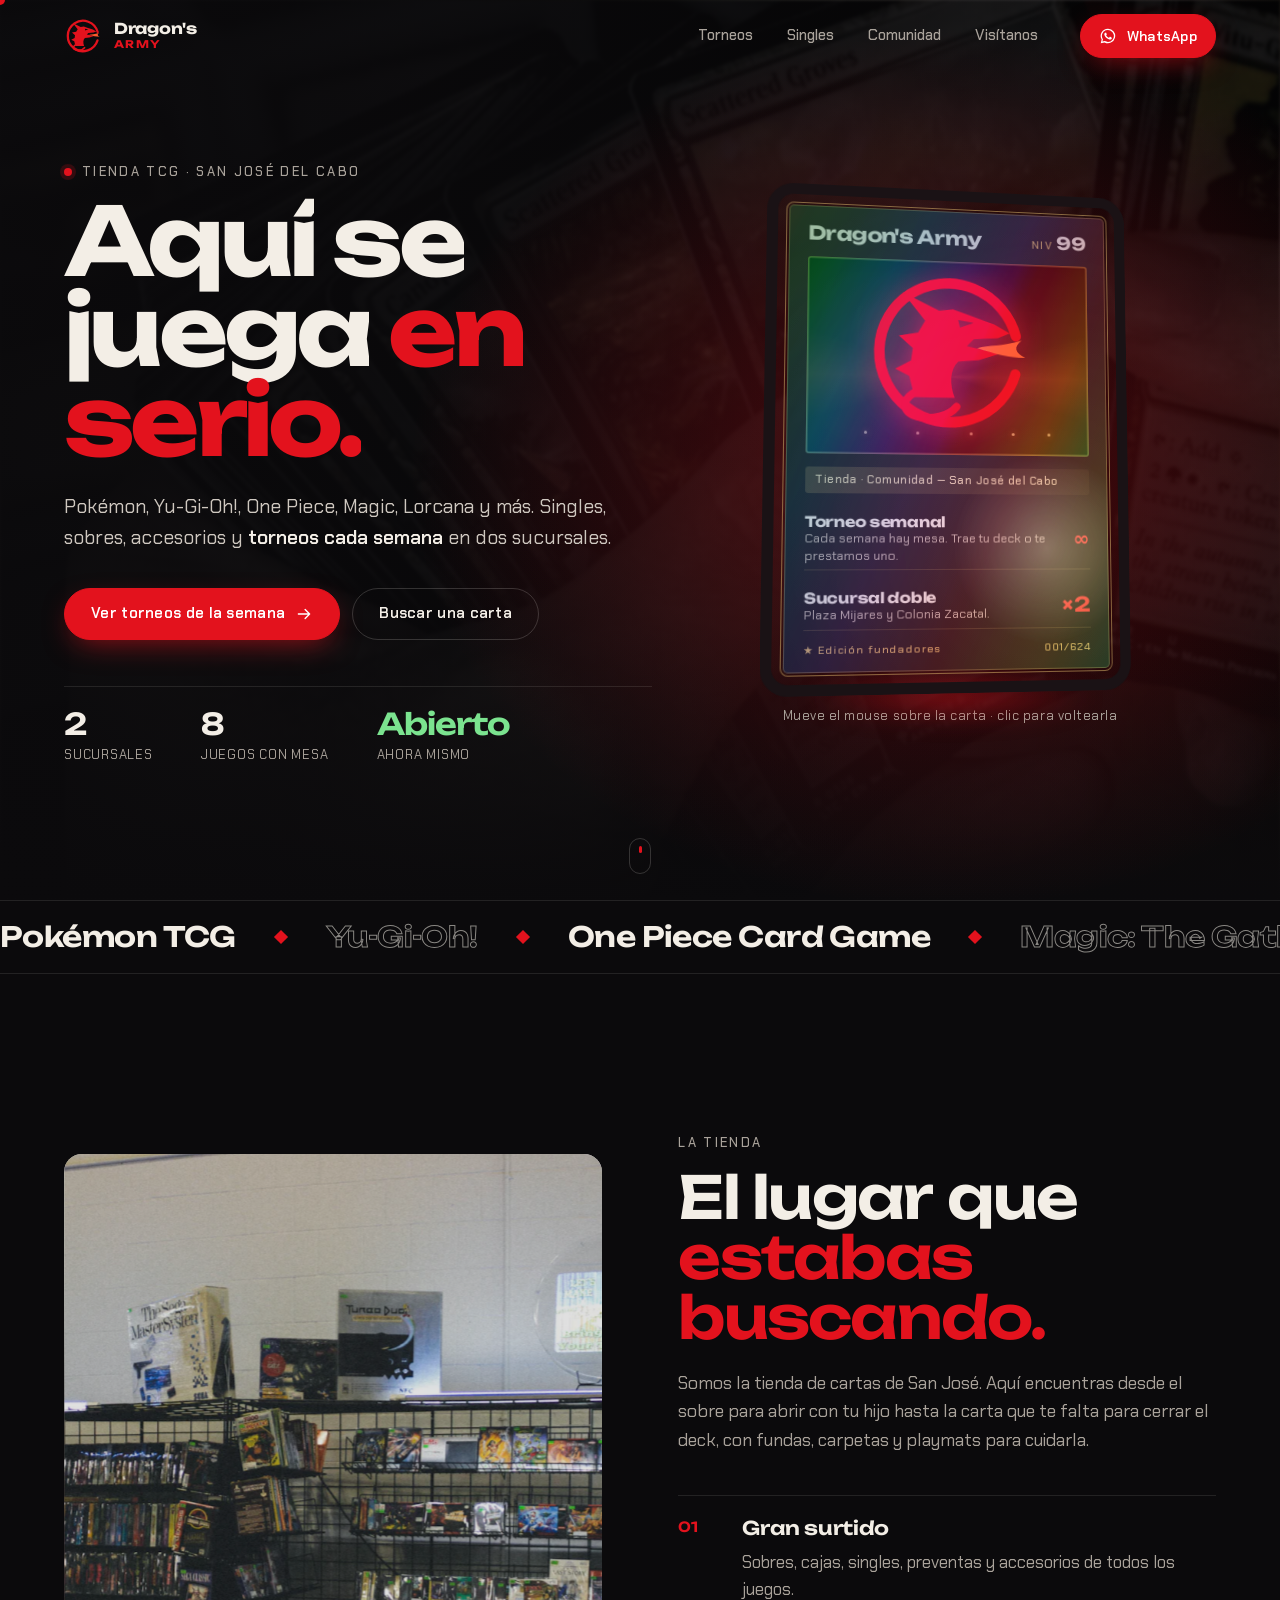
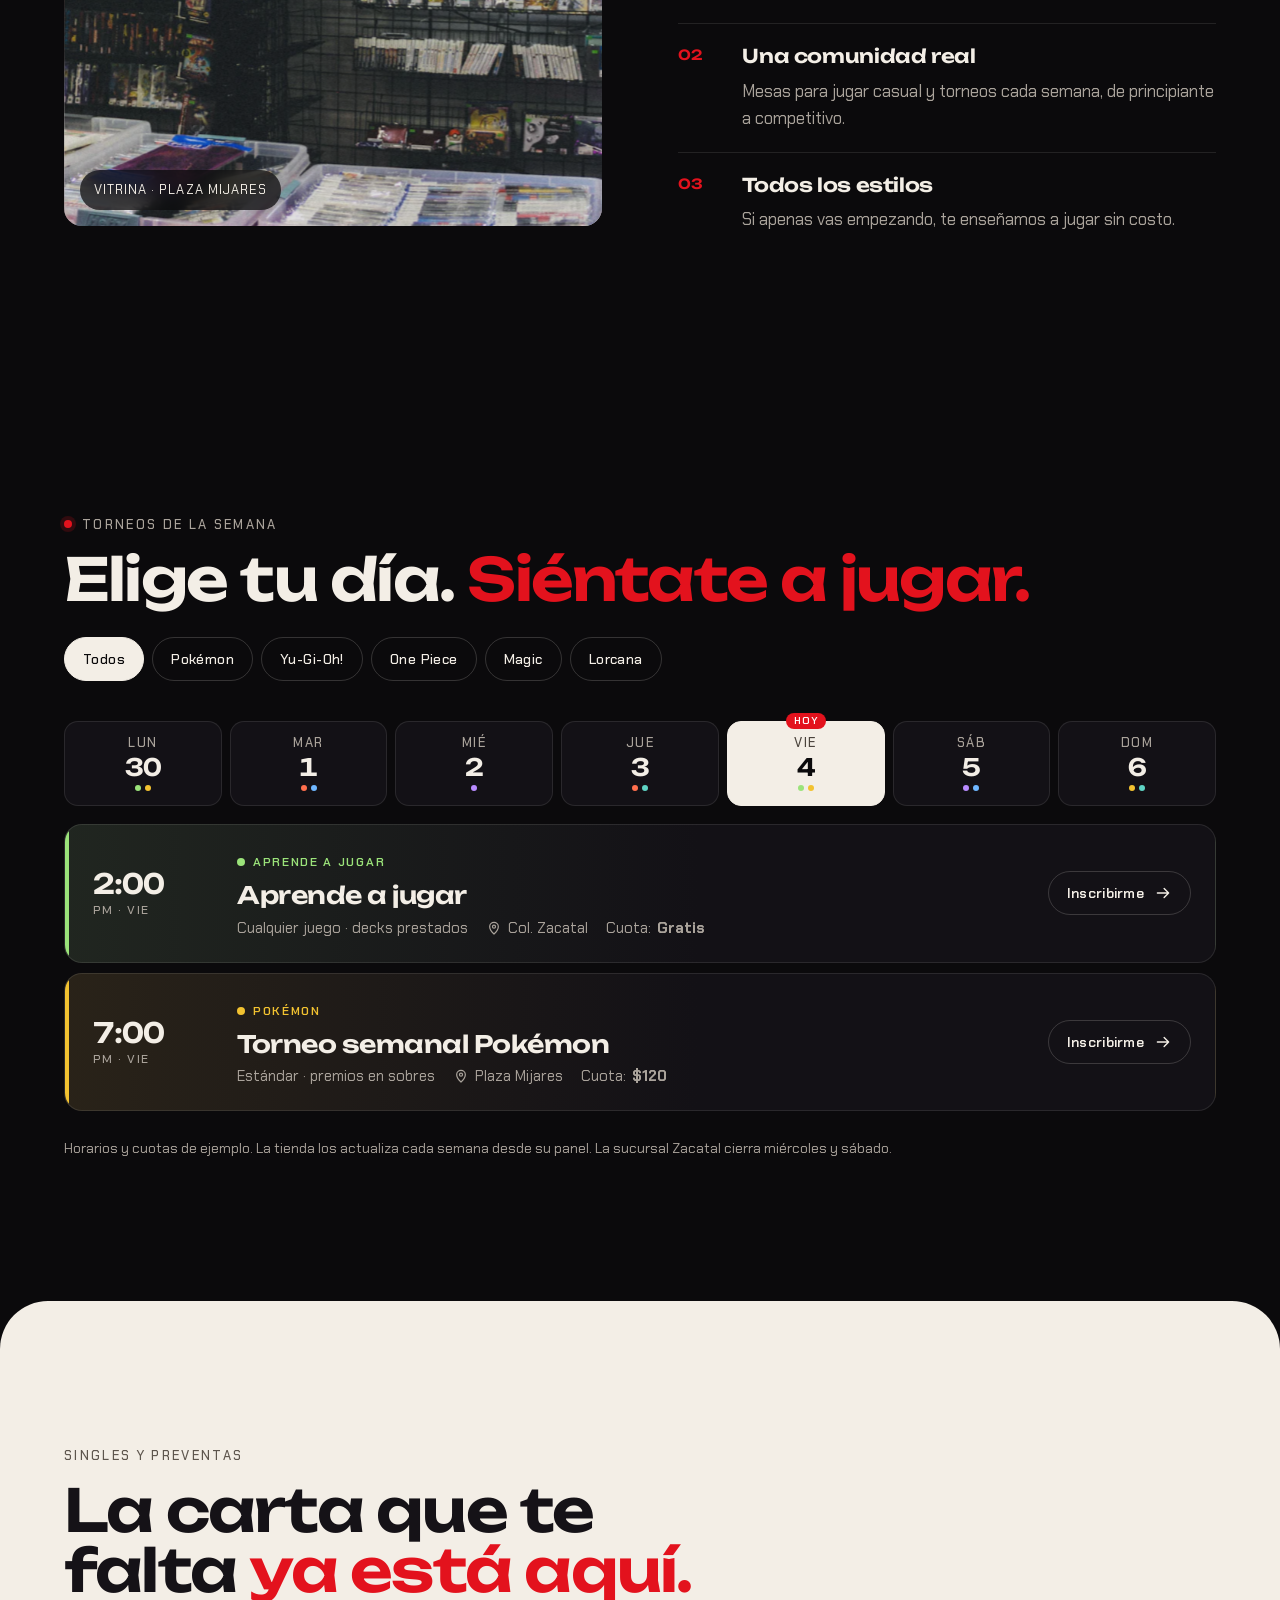
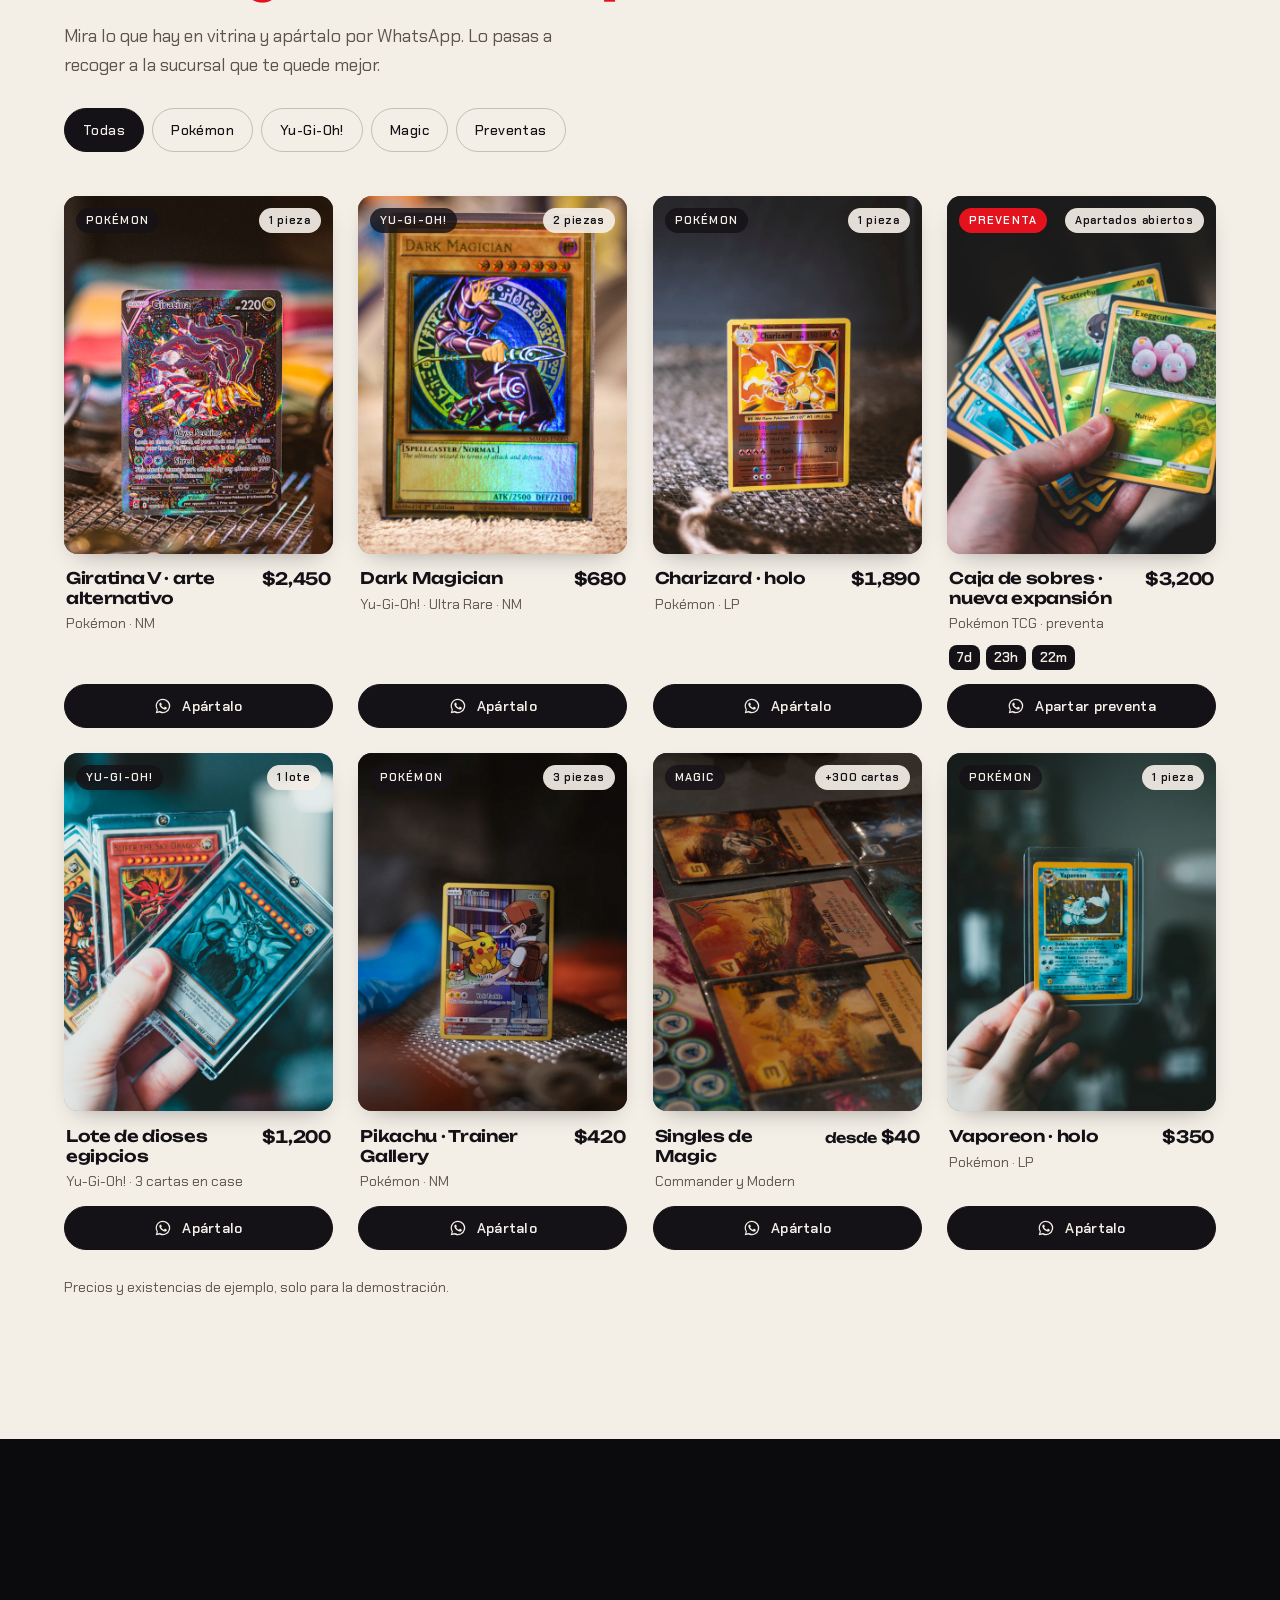
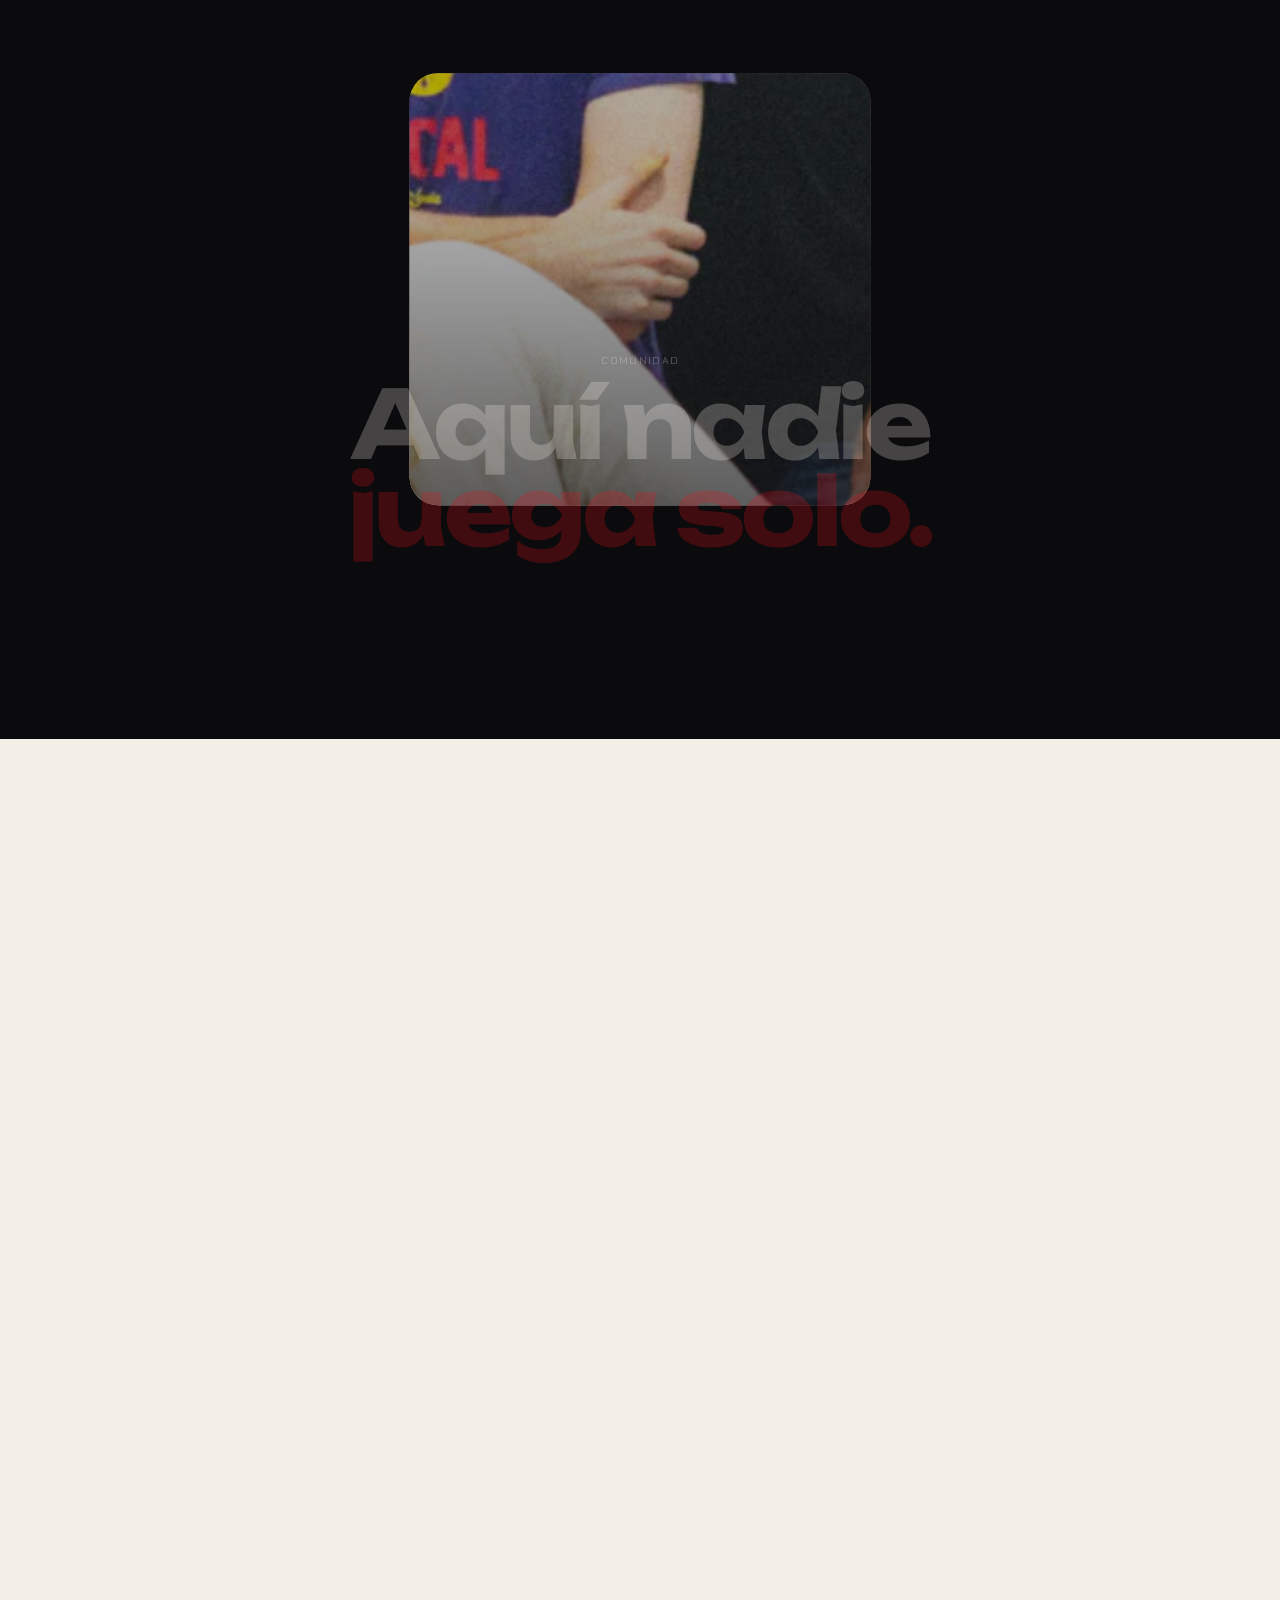
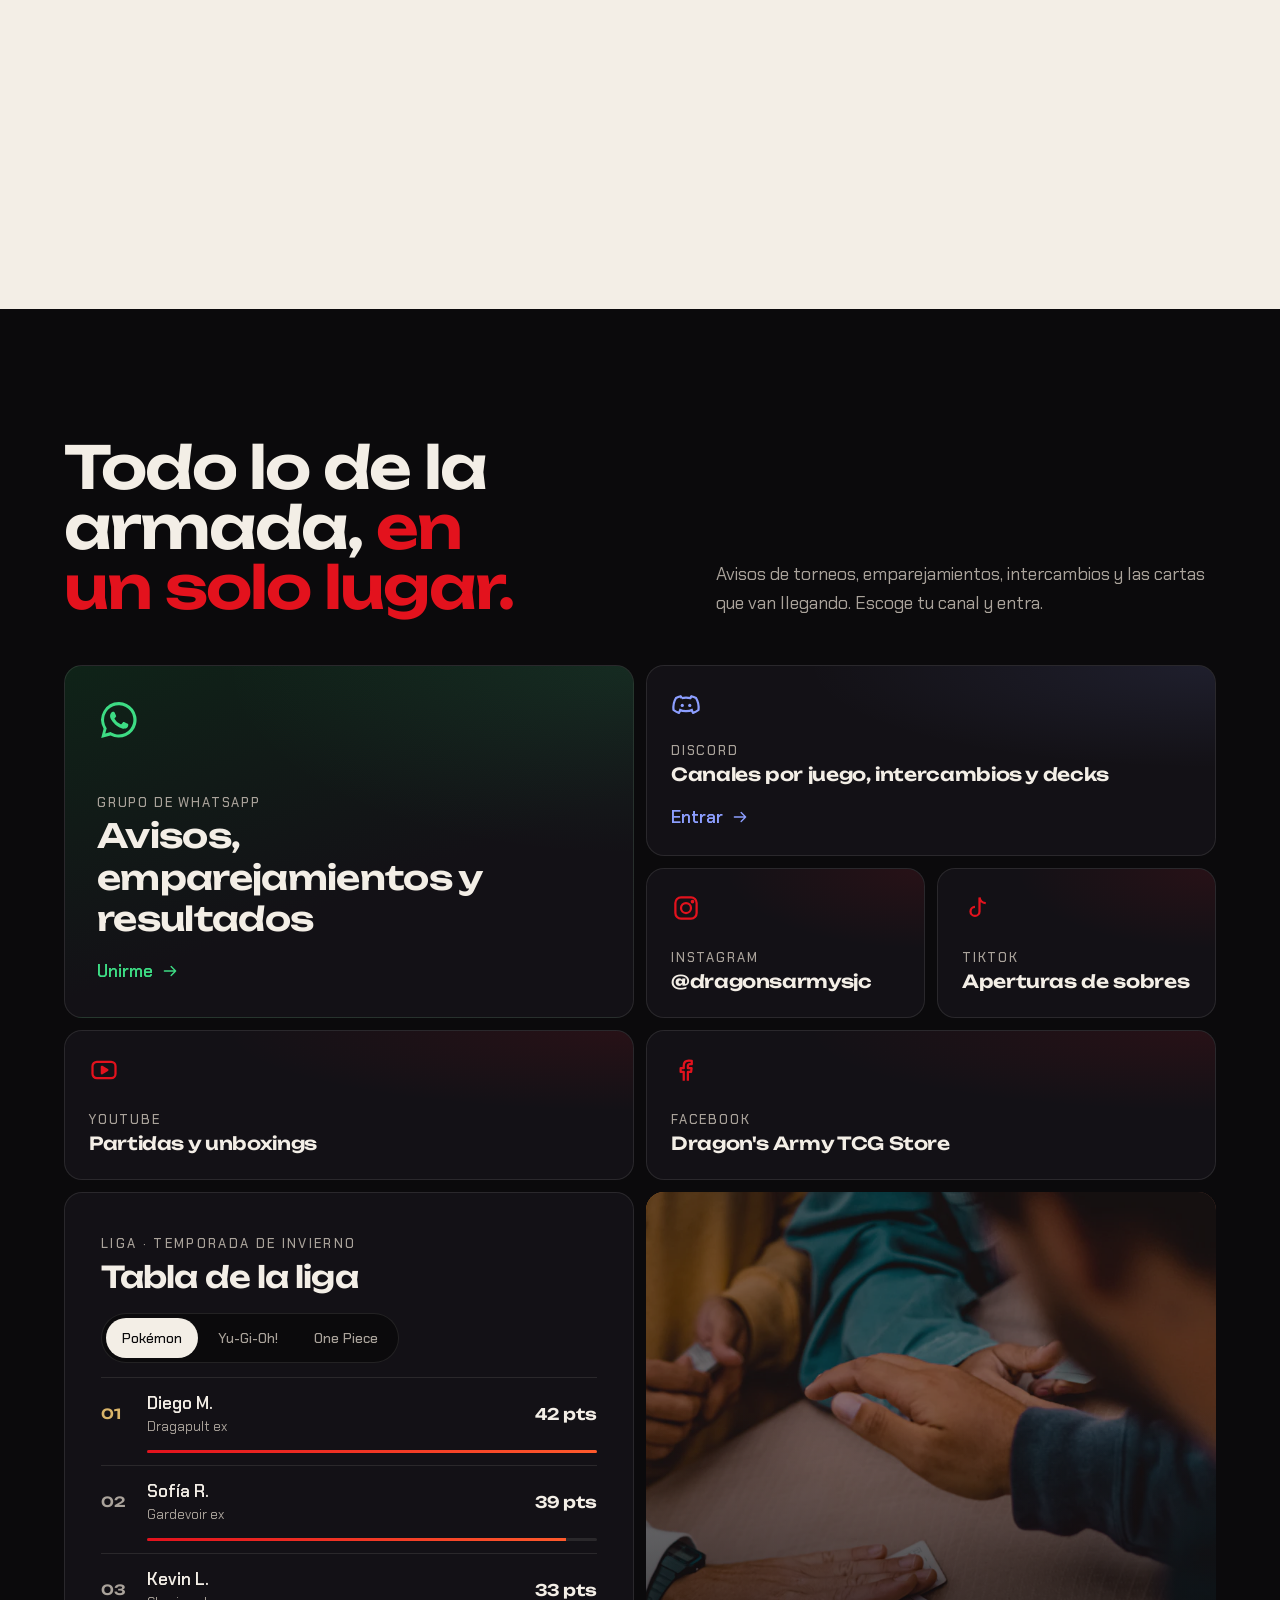
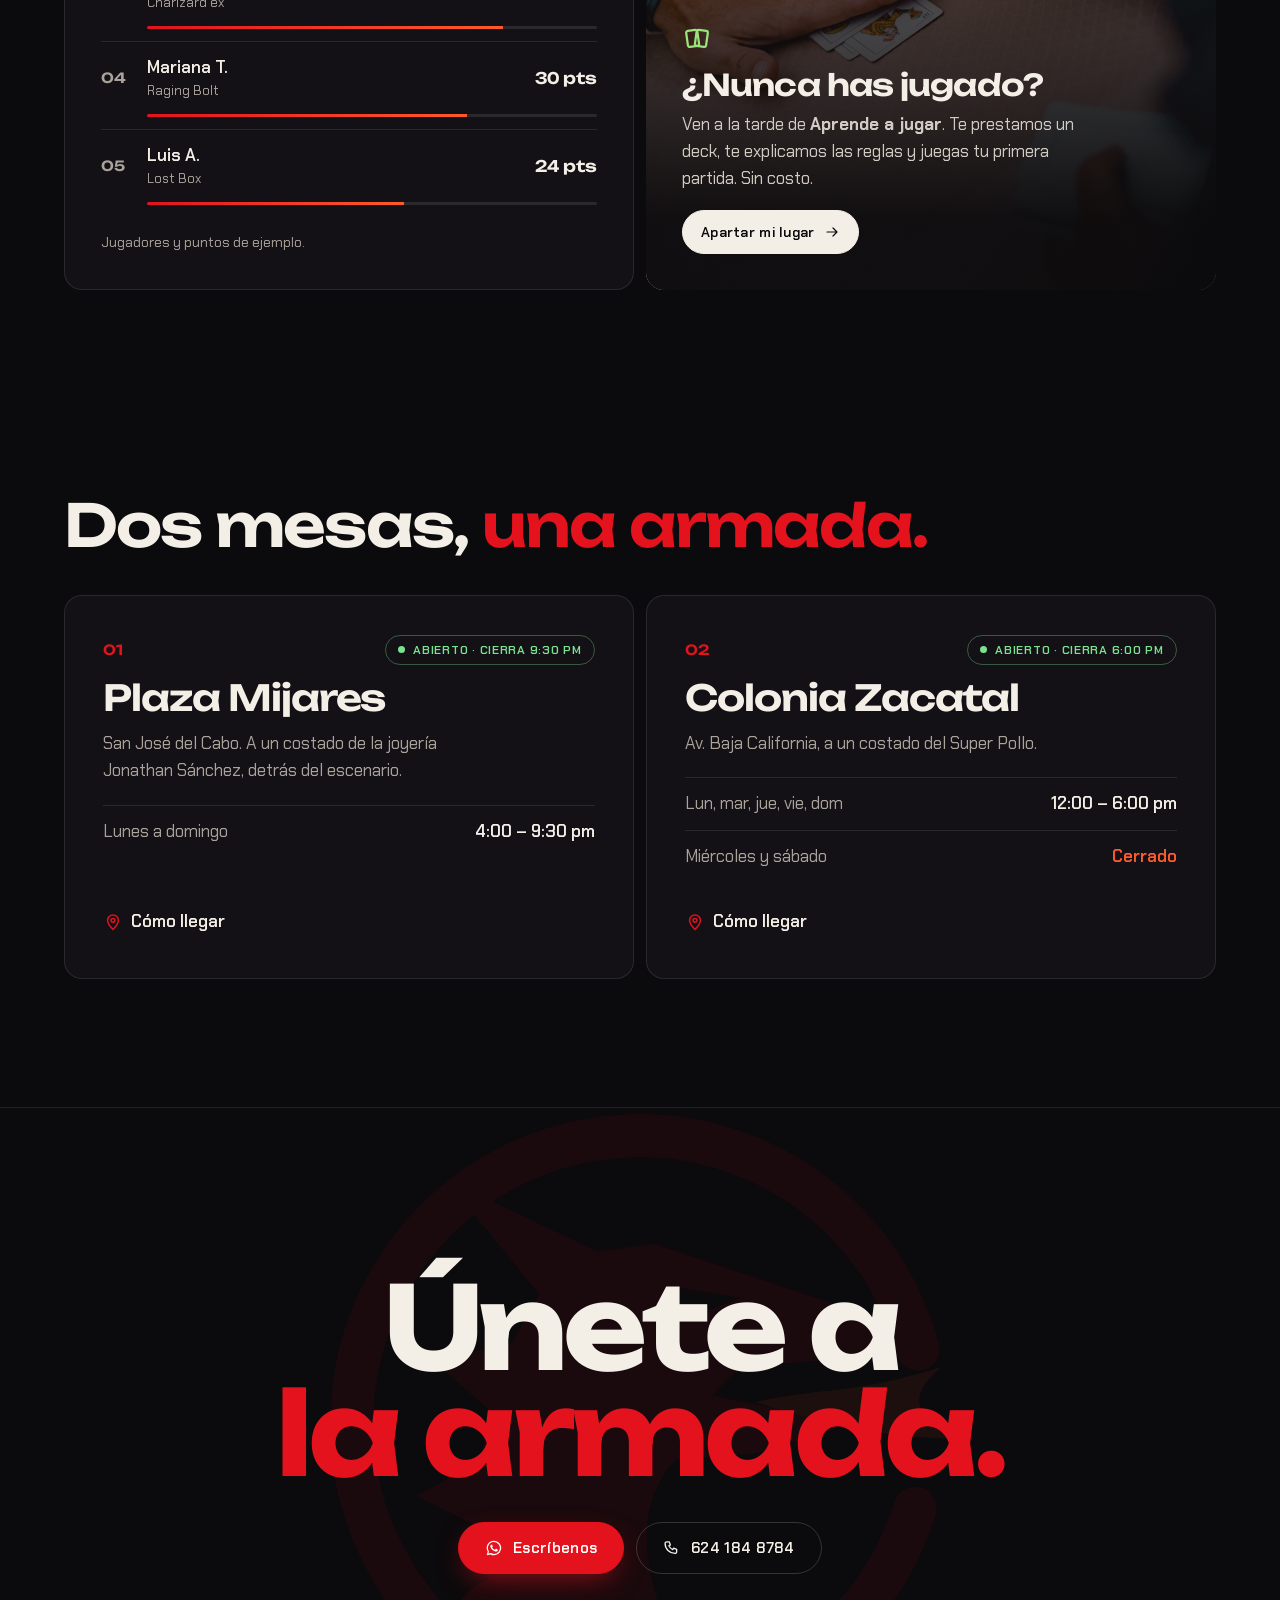
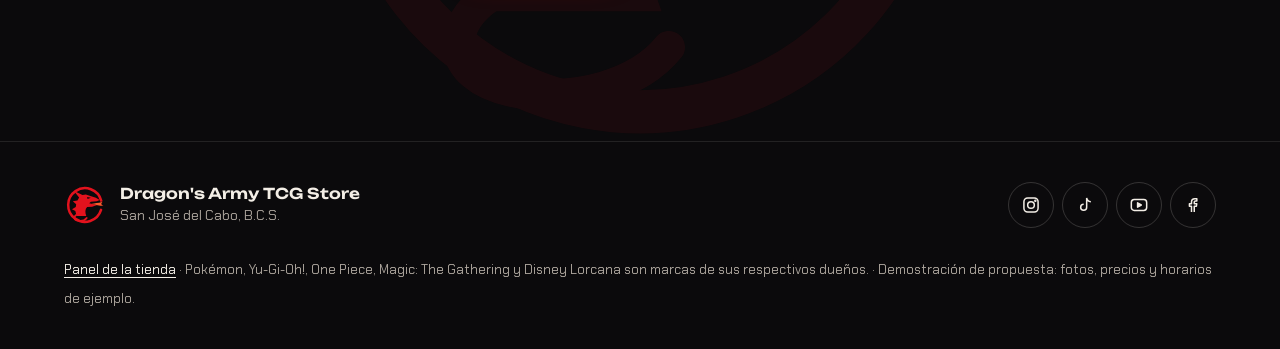
<file: index.html>
<!doctype html>
<html lang="es" class="no-js">
<head>
<meta charset="utf-8">
<meta name="viewport" content="width=device-width, initial-scale=1, viewport-fit=cover">
<title>Dragon's Army TCG Store · Cartas, torneos y comunidad en San José del Cabo</title>
<meta name="description" content="Tienda de juegos de cartas en San José del Cabo: Pokémon, Yu-Gi-Oh!, One Piece, Magic, Lorcana y más. Torneos cada semana en Plaza Mijares y Colonia Zacatal.">
<meta name="theme-color" content="#0b0a0c">
<meta name="robots" content="noindex, nofollow">
<script>
  (function () {
    var h = document.documentElement;
    h.classList.remove('no-js'); h.classList.add('js');
    var rm = window.matchMedia && matchMedia('(prefers-reduced-motion: reduce)').matches;
    var seen = false;
    try { seen = sessionStorage.getItem('da-intro') === '1'; } catch (e) {}
    if (!rm && !seen) h.classList.add('is-intro');
  })();
</script>
<link rel="preconnect" href="https://fonts.googleapis.com">
<link rel="preconnect" href="https://fonts.gstatic.com" crossorigin>
<link rel="stylesheet" href="https://fonts.googleapis.com/css2?family=Unbounded:wght@300..800&family=Chakra+Petch:ital,wght@0,400;0,500;0,600;1,400&display=swap">
<link rel="preload" as="image" href="assets/img/mazos-1600x1000.webp" media="(min-width: 761px)">
<link rel="stylesheet" href="assets/css/lqip.css">
<link rel="stylesheet" href="assets/css/styles.css">
<link rel="icon" href="data:image/svg+xml,%3Csvg xmlns='http://www.w3.org/2000/svg' viewBox='0 0 32 32'%3E%3Ccircle cx='16' cy='16' r='14' fill='none' stroke='%23e3121d' stroke-width='3'/%3E%3Cpath d='M10 22c-1-5 1-9 4-11l-2-5 5 3 3-1 5 3 3 2-3 1h-4l4 3-4 1-3-1c-1 3-1 5 0 7z' fill='%23e3121d'/%3E%3C/svg%3E">
</head>
<body>

<svg width="0" height="0" style="position:absolute" aria-hidden="true" focusable="false">
  <defs>
    <symbol id="dragon" viewBox="0 0 100 100">
      <path class="d-ring" d="M88.2 61.7A40 40 0 1 1 88.6 39.6" fill="none" stroke="currentColor" stroke-width="6" stroke-linecap="round"/>
      <path class="d-head" fill="currentColor" fill-rule="evenodd" d="M30 76L27 64L19 60L28 55L29 48L21 41L32 39L36 32L23 16L44 26L52 25L61 28L76 33L85 38L78 41L64 42L60 46L79 50L67 54L55 55C50 60 50 68 53 76ZM55 31L64 32.5L56 35.5Z"/>
      <path class="d-coil" d="M29 74c-6 4-6 11 3 13 9 2 18-1 22-6" fill="none" stroke="currentColor" stroke-width="4.5" stroke-linecap="round"/>
      <path class="d-fire" fill="#ff5a2c" d="M66 47c7-2 14-1 26-5-5 4-4 7 2 10-10 0-18-2-28-5Z"/>
    </symbol>
    <symbol id="i-arrow" viewBox="0 0 24 24"><path d="M4.5 12h15M13.5 6l6 6-6 6" fill="none" stroke="currentColor" stroke-width="1.8" stroke-linecap="round" stroke-linejoin="round"/></symbol>
    <symbol id="i-wa" viewBox="0 0 24 24"><path fill="currentColor" d="M12 2.2a9.7 9.7 0 0 0-8.4 14.6L2.3 21.8l5.1-1.3A9.7 9.7 0 1 0 12 2.2Zm0 17.7c-1.5 0-2.9-.4-4.2-1.1l-.3-.2-3 .8.8-2.9-.2-.3A8 8 0 1 1 12 19.9Zm4.4-6c-.2-.1-1.4-.7-1.7-.8-.2-.1-.4-.1-.5.1l-.8 1c-.1.2-.3.2-.5.1a6.5 6.5 0 0 1-3.3-2.9c-.2-.4.3-.4.8-1.3.1-.2 0-.3 0-.4l-.8-1.8c-.2-.5-.4-.4-.5-.4h-.5a.9.9 0 0 0-.6.3 2.7 2.7 0 0 0-.9 2c0 1.2.9 2.4 1 2.5.1.2 1.7 2.7 4.2 3.8 1.6.7 2.2.7 3 .6.5-.1 1.4-.6 1.6-1.2.2-.6.2-1.1.1-1.2l-.4-.4Z"/></symbol>
    <symbol id="i-ig" viewBox="0 0 24 24"><g fill="none" stroke="currentColor" stroke-width="1.8"><rect x="3.5" y="3.5" width="17" height="17" rx="4.5"/><circle cx="12" cy="12" r="4"/><circle cx="17.2" cy="6.8" r=".6" fill="currentColor"/></g></symbol>
    <symbol id="i-tt" viewBox="0 0 24 24"><path fill="none" stroke="currentColor" stroke-width="1.8" stroke-linejoin="round" d="M14 3.5v11.2a3.6 3.6 0 1 1-3.6-3.6M14 3.5c.4 2.6 2.2 4.4 5 4.6"/></symbol>
    <symbol id="i-yt" viewBox="0 0 24 24"><g fill="none" stroke="currentColor" stroke-width="1.8" stroke-linejoin="round"><rect x="2.8" y="5.5" width="18.4" height="13" rx="3.5"/><path d="m10.3 9.4 4.4 2.6-4.4 2.6Z" fill="currentColor"/></g></symbol>
    <symbol id="i-fb" viewBox="0 0 24 24"><path fill="none" stroke="currentColor" stroke-width="1.8" stroke-linejoin="round" d="M13.5 20.5v-7h2.6l.4-3h-3V8.8c0-.9.3-1.5 1.5-1.5h1.6V4.6a20 20 0 0 0-2.4-.1c-2.4 0-4 1.4-4 4v2H7.7v3h2.5v7"/></symbol>
    <symbol id="i-dc" viewBox="0 0 24 24"><path fill="none" stroke="currentColor" stroke-width="1.8" stroke-linejoin="round" d="M8.5 6.5a15 15 0 0 1 7 0l.8-1.5a14 14 0 0 1 3.7 1.4c1.6 2.6 2.4 6 2 9.6a13 13 0 0 1-4.3 2.3l-1-1.7M8.5 6.5 7.7 5A14 14 0 0 0 4 6.4c-1.6 2.6-2.4 6-2 9.6a13 13 0 0 0 4.3 2.3l1-1.7m-.8-.9c3.4 1.6 7.6 1.6 11 0"/><circle cx="9" cy="12.3" r="1.3" fill="currentColor"/><circle cx="15" cy="12.3" r="1.3" fill="currentColor"/></symbol>
    <symbol id="i-pin" viewBox="0 0 24 24"><g fill="none" stroke="currentColor" stroke-width="1.8"><path d="M12 21s-6.5-6.2-6.5-11a6.5 6.5 0 1 1 13 0c0 4.8-6.5 11-6.5 11Z"/><circle cx="12" cy="10" r="2.3"/></g></symbol>
    <symbol id="i-phone" viewBox="0 0 24 24"><path fill="none" stroke="currentColor" stroke-width="1.8" stroke-linejoin="round" d="M5 3.8h3.2l1.6 4-2 1.3a10 10 0 0 0 5.1 5.1l1.3-2 4 1.6V17A2.2 2.2 0 0 1 16 19.2 13.2 13.2 0 0 1 2.8 6 2.2 2.2 0 0 1 5 3.8Z"/></symbol>
    <symbol id="i-learn" viewBox="0 0 24 24"><g fill="none" stroke="currentColor" stroke-width="1.8" stroke-linejoin="round"><rect x="4" y="5" width="9" height="13" rx="1.5" transform="rotate(-8 8.5 11.5)"/><rect x="11" y="5" width="9" height="13" rx="1.5" transform="rotate(8 15.5 11.5)"/></g></symbol>
  </defs>
</svg>

<a class="skip" href="#main">Saltar al contenido</a>

<!-- Intro -->
<div class="intro" data-intro aria-hidden="true">
  <div class="intro__mark">
    <svg viewBox="0 0 100 100"><use href="#dragon"/></svg>
  </div>
  <p class="intro__word"><span>Dragon's</span> <span>Army</span></p>
  <p class="intro__hint">Barajando…</p>
</div>

<header class="nav" data-nav>
  <a class="brand" href="#top" aria-label="Dragon's Army, inicio">
    <svg class="brand__mark" viewBox="0 0 100 100" aria-hidden="true"><use href="#dragon"/></svg>
    <span class="brand__name">Dragon's<b>Army</b></span>
  </a>
  <nav class="nav__links" aria-label="Principal">
    <a href="#torneos">Torneos</a>
    <a href="#singles">Singles</a>
    <a href="#comunidad">Comunidad</a>
    <a href="#visitanos">Visítanos</a>
  </nav>
  <a class="btn btn--sm btn--red nav__cta" href="https://wa.me/526241848784?text=Hola%20Dragon%27s%20Army%2C%20vengo%20de%20su%20p%C3%A1gina" target="_blank" rel="noopener">
    <svg aria-hidden="true"><use href="#i-wa"/></svg><span>WhatsApp</span>
  </a>
  <button class="burger" type="button" aria-expanded="false" aria-controls="menu" data-burger>
    <span class="burger__lines" aria-hidden="true"><i></i><i></i></span>
    <span class="sr-only" data-burger-label>Abrir menú</span>
  </button>
</header>

<div class="menu" id="menu" data-menu hidden>
  <nav aria-label="Menú móvil">
    <a href="#torneos"><small>01</small>Torneos</a>
    <a href="#singles"><small>02</small>Singles y preventas</a>
    <a href="#comunidad"><small>03</small>Comunidad</a>
    <a href="#visitanos"><small>04</small>Visítanos</a>
  </nav>
  <a class="btn btn--red" href="https://wa.me/526241848784" target="_blank" rel="noopener"><svg aria-hidden="true"><use href="#i-wa"/></svg>Escríbenos por WhatsApp</a>
</div>

<main id="main">

  <!-- HERO -->
  <section class="hero" id="top" data-hero>
    <div class="hero__bg" aria-hidden="true">
      <picture>
        <source media="(max-width: 760px)" srcset="assets/img/mazos-800x1000.webp">
        <img class="lq lq-mazos" src="assets/img/mazos-1600x1000.webp" alt="" width="1600" height="1000" fetchpriority="high" data-fade>
      </picture>
      <div class="hero__embers" data-embers></div>
    </div>

    <div class="hero__copy">
      <p class="eyebrow"><span class="dot"></span>Tienda TCG · San José del Cabo</p>
      <h1 class="hero__title" data-reveal="words">Aquí se juega <em>en serio.</em></h1>
      <p class="hero__lead">Pokémon, Yu-Gi-Oh!, One Piece, Magic, Lorcana y más. Singles, sobres, accesorios y <strong>torneos cada semana</strong> en dos sucursales.</p>
      <div class="hero__ctas">
        <a class="btn btn--red" href="#torneos">Ver torneos de la semana <svg aria-hidden="true"><use href="#i-arrow"/></svg></a>
        <a class="btn btn--ghost" href="#singles">Buscar una carta</a>
      </div>
      <ul class="hero__facts" aria-label="Datos rápidos">
        <li><b data-count="2">2</b><span>sucursales</span></li>
        <li><b data-count="8">8</b><span>juegos con mesa</span></li>
        <li><b data-open-now>—</b><span data-open-label>abierto hoy</span></li>
      </ul>
    </div>

    <div class="hero__stage">
      <div class="holo" data-holo data-cursor="Gírala">
        <button class="holo__card" type="button" aria-label="Carta de Dragon's Army. Toca para voltearla." data-holo-card>
          <span class="holo__face holo__front">
            <span class="hc__top"><span class="hc__name">Dragon's Army</span><span class="hc__lvl">NIV <b>99</b></span></span>
            <span class="hc__art">
              <span class="hc__art-glow"></span>
              <svg viewBox="0 0 100 100" aria-hidden="true"><use href="#dragon"/></svg>
              <span class="hc__sparks"><i></i><i></i><i></i><i></i><i></i></span>
            </span>
            <span class="hc__type">Tienda · Comunidad — San José del Cabo</span>
            <span class="hc__move"><b>Torneo semanal</b><span>Cada semana hay mesa. Trae tu deck o te prestamos uno.</span><em>∞</em></span>
            <span class="hc__move"><b>Sucursal doble</b><span>Plaza Mijares y Colonia Zacatal.</span><em>×2</em></span>
            <span class="hc__foot"><span>★ Edición fundadores</span><span>001/624</span></span>
            <span class="holo__foil"></span>
            <span class="holo__glare"></span>
          </span>
          <span class="holo__face holo__back">
            <span class="hb__ring"></span>
            <svg viewBox="0 0 100 100" aria-hidden="true"><use href="#dragon"/></svg>
            <span class="hb__txt">Únete a la armada</span>
            <span class="holo__glare"></span>
          </span>
        </button>
        <span class="holo__shadow" aria-hidden="true"></span>
      </div>
      <p class="holo__hint" data-holo-hint><span class="hint-desk">Mueve el mouse sobre la carta · clic para voltearla</span><span class="hint-touch">Toca la carta para voltearla</span></p>
      <button class="chip chip--gyro" type="button" data-gyro hidden>Moverla con tu celular</button>
    </div>

    <a class="hero__scroll" href="#tienda" aria-label="Bajar a la tienda"><span></span></a>
  </section>

  <!-- MARQUEE -->
  <div class="ticker" aria-label="Juegos que tenemos">
    <div class="ticker__track" data-ticker>
      <ul>
        <li>Pokémon TCG</li><li>Yu-Gi-Oh!</li><li>One Piece Card Game</li><li>Magic: The Gathering</li><li>Disney Lorcana</li><li>Star Wars Unlimited</li><li>Warhammer</li><li>D&amp;D y rol</li><li>Mangas y cómics</li>
      </ul>
    </div>
  </div>

  <!-- TIENDA -->
  <section class="store" id="tienda">
    <div class="store__media reveal" data-parallax>
      <picture>
        <source media="(max-width: 760px)" srcset="assets/img/tienda-800x1000.webp">
        <img class="lq lq-tienda" src="assets/img/tienda-1600x1000.webp" alt="Vitrinas y estantes con sobres, cajas y accesorios de juegos de cartas" width="1600" height="1000" loading="lazy" data-fade>
      </picture>
      <span class="store__tag">Vitrina · Plaza Mijares</span>
    </div>
    <div class="store__copy">
      <p class="eyebrow">La tienda</p>
      <h2 class="h2" data-reveal="words">El lugar que <em>estabas buscando.</em></h2>
      <p class="lead reveal">Somos la tienda de cartas de San José. Aquí encuentras desde el sobre para abrir con tu hijo hasta la carta que te falta para cerrar el deck, con fundas, carpetas y playmats para cuidarla.</p>
      <ul class="pillars">
        <li class="reveal"><span>01</span><div><b>Gran surtido</b><p>Sobres, cajas, singles, preventas y accesorios de todos los juegos.</p></div></li>
        <li class="reveal"><span>02</span><div><b>Una comunidad real</b><p>Mesas para jugar casual y torneos cada semana, de principiante a competitivo.</p></div></li>
        <li class="reveal"><span>03</span><div><b>Todos los estilos</b><p>Si apenas vas empezando, te enseñamos a jugar sin costo.</p></div></li>
      </ul>
    </div>
  </section>

  <!-- TORNEOS -->
  <section class="events" id="torneos" data-events>
    <div class="events__head">
      <div>
        <p class="eyebrow"><span class="dot dot--live"></span>Torneos de la semana</p>
        <h2 class="h2" data-reveal="words">Elige tu día. <em>Siéntate a jugar.</em></h2>
      </div>
      <div class="filters" role="group" aria-label="Filtrar torneos por juego" data-ev-filters>
        <button class="chip is-on" type="button" aria-pressed="true" data-game="all">Todos</button>
        <button class="chip" type="button" aria-pressed="false" data-game="pokemon">Pokémon</button>
        <button class="chip" type="button" aria-pressed="false" data-game="yugioh">Yu-Gi-Oh!</button>
        <button class="chip" type="button" aria-pressed="false" data-game="onepiece">One Piece</button>
        <button class="chip" type="button" aria-pressed="false" data-game="magic">Magic</button>
        <button class="chip" type="button" aria-pressed="false" data-game="lorcana">Lorcana</button>
      </div>
    </div>

    <div class="week" role="tablist" aria-label="Días de la semana" data-week></div>
    <div class="ev-list" data-ev-list aria-live="polite"></div>
    <p class="note">Horarios y cuotas de ejemplo. La tienda los actualiza cada semana desde su panel. La sucursal Zacatal cierra miércoles y sábado.</p>
  </section>

  <!-- SINGLES -->
  <section class="singles" id="singles" data-singles>
    <div class="singles__head">
      <div>
        <p class="eyebrow">Singles y preventas</p>
        <h2 class="h2" data-reveal="words">La carta que te falta <em>ya está aquí.</em></h2>
        <p class="lead">Mira lo que hay en vitrina y apártalo por WhatsApp. Lo pasas a recoger a la sucursal que te quede mejor.</p>
      </div>
      <div class="filters" role="group" aria-label="Filtrar cartas" data-sg-filters>
        <button class="chip chip--dark is-on" type="button" aria-pressed="true" data-cat="all">Todas</button>
        <button class="chip chip--dark" type="button" aria-pressed="false" data-cat="pokemon">Pokémon</button>
        <button class="chip chip--dark" type="button" aria-pressed="false" data-cat="yugioh">Yu-Gi-Oh!</button>
        <button class="chip chip--dark" type="button" aria-pressed="false" data-cat="magic">Magic</button>
        <button class="chip chip--dark" type="button" aria-pressed="false" data-cat="preventa">Preventas</button>
      </div>
    </div>
    <ul class="sg-grid" data-sg-grid></ul>
    <p class="note note--dark">Precios y existencias de ejemplo, solo para la demostración.</p>
  </section>

  <!-- COMUNIDAD: ventana que se expande -->
  <section class="crew" id="comunidad" data-crew>
    <div class="crew__pin">
      <div class="crew__window">
        <picture>
          <source media="(max-width: 760px)" srcset="assets/img/comunidad-800x1000.webp">
          <img class="lq lq-comunidad" src="assets/img/comunidad-1600x1000.webp" alt="Jugadores reunidos alrededor de las mesas en un evento de cartas" width="1600" height="1000" loading="lazy" data-fade>
        </picture>
        <div class="crew__shade"></div>
      </div>
      <div class="crew__title">
        <p class="eyebrow">Comunidad</p>
        <h2 class="display">Aquí nadie<br><em>juega solo.</em></h2>
      </div>
    </div>
  </section>

  <section class="hub" aria-labelledby="hub-title">
    <div class="hub__intro">
      <h2 class="h2" id="hub-title" data-reveal="words">Todo lo de la armada, <em>en un solo lugar.</em></h2>
      <p class="lead reveal">Avisos de torneos, emparejamientos, intercambios y las cartas que van llegando. Escoge tu canal y entra.</p>
    </div>

    <div class="hub__grid">
      <a class="tile tile--wa tile--big reveal" href="https://wa.me/526241848784?text=Hola%2C%20quiero%20unirme%20al%20grupo%20de%20WhatsApp%20de%20Dragon%27s%20Army" target="_blank" rel="noopener" data-cursor="Unirme">
        <svg class="tile__ic" aria-hidden="true"><use href="#i-wa"/></svg>
        <span class="tile__k">Grupo de WhatsApp</span>
        <b>Avisos, emparejamientos y resultados</b>
        <span class="tile__go">Unirme <svg aria-hidden="true"><use href="#i-arrow"/></svg></span>
      </a>
      <a class="tile tile--dc reveal" href="#" data-demo-link data-cursor="Entrar">
        <svg class="tile__ic" aria-hidden="true"><use href="#i-dc"/></svg>
        <span class="tile__k">Discord</span>
        <b>Canales por juego, intercambios y decks</b>
        <span class="tile__go">Entrar <svg aria-hidden="true"><use href="#i-arrow"/></svg></span>
      </a>
      <a class="tile reveal" href="https://www.instagram.com/dragonsarmysjc/" target="_blank" rel="noopener">
        <svg class="tile__ic" aria-hidden="true"><use href="#i-ig"/></svg>
        <span class="tile__k">Instagram</span><b>@dragonsarmysjc</b>
      </a>
      <a class="tile reveal" href="https://www.tiktok.com/@dragonsarmytcgstore" target="_blank" rel="noopener">
        <svg class="tile__ic" aria-hidden="true"><use href="#i-tt"/></svg>
        <span class="tile__k">TikTok</span><b>Aperturas de sobres</b>
      </a>
      <a class="tile reveal" href="https://www.youtube.com/@Dragonsarmytcgstore" target="_blank" rel="noopener">
        <svg class="tile__ic" aria-hidden="true"><use href="#i-yt"/></svg>
        <span class="tile__k">YouTube</span><b>Partidas y unboxings</b>
      </a>
      <a class="tile reveal" href="https://www.facebook.com/p/Dragons-Army-TCG-store-100063503933478/" target="_blank" rel="noopener">
        <svg class="tile__ic" aria-hidden="true"><use href="#i-fb"/></svg>
        <span class="tile__k">Facebook</span><b>Dragon's Army TCG Store</b>
      </a>
    </div>

    <div class="hub__row">
      <article class="ladder reveal" aria-labelledby="ladder-title">
        <header>
          <p class="eyebrow">Liga · temporada de invierno</p>
          <h3 id="ladder-title">Tabla de la liga</h3>
        </header>
        <div class="seg" role="tablist" aria-label="Juego de la liga" data-ladder-tabs>
          <button role="tab" aria-selected="true" data-l="pokemon" type="button">Pokémon</button>
          <button role="tab" aria-selected="false" data-l="yugioh" type="button">Yu-Gi-Oh!</button>
          <button role="tab" aria-selected="false" data-l="onepiece" type="button">One Piece</button>
        </div>
        <ol class="ladder__list" data-ladder></ol>
        <p class="note note--tight">Jugadores y puntos de ejemplo.</p>
      </article>

      <article class="learn reveal">
        <img class="lq lq-mesa" src="assets/img/mesa-800x1000.webp" alt="Dos personas aprendiendo a jugar cartas en una mesa" width="800" height="1000" loading="lazy" data-fade>
        <div class="learn__body">
          <svg class="tile__ic" aria-hidden="true"><use href="#i-learn"/></svg>
          <h3>¿Nunca has jugado?</h3>
          <p>Ven a la tarde de <b>Aprende a jugar</b>. Te prestamos un deck, te explicamos las reglas y juegas tu primera partida. Sin costo.</p>
          <a class="btn btn--light btn--sm" href="https://wa.me/526241848784?text=Hola%2C%20quiero%20aprender%20a%20jugar.%20%C2%BFCu%C3%A1ndo%20es%20la%20pr%C3%B3xima%20tarde%20de%20Aprende%20a%20jugar%3F" target="_blank" rel="noopener">Apartar mi lugar <svg aria-hidden="true"><use href="#i-arrow"/></svg></a>
        </div>
      </article>
    </div>
  </section>

  <!-- VISÍTANOS -->
  <section class="visit" id="visitanos">
    <h2 class="h2" data-reveal="words">Dos mesas, <em>una armada.</em></h2>
    <div class="branches">
      <article class="branch reveal" data-branch="mijares">
        <header><span class="branch__n">01</span><span class="status" data-status>—</span></header>
        <h3>Plaza Mijares</h3>
        <p class="branch__addr">San José del Cabo. A un costado de la joyería Jonathan Sánchez, detrás del escenario.</p>
        <dl class="hours">
          <div><dt>Lunes a domingo</dt><dd>4:00 – 9:30 pm</dd></div>
        </dl>
        <a class="link" href="https://www.google.com/maps/search/?api=1&query=Plaza+Mijares+San+Jos%C3%A9+del+Cabo" target="_blank" rel="noopener"><svg aria-hidden="true"><use href="#i-pin"/></svg>Cómo llegar</a>
      </article>
      <article class="branch reveal" data-branch="zacatal">
        <header><span class="branch__n">02</span><span class="status" data-status>—</span></header>
        <h3>Colonia Zacatal</h3>
        <p class="branch__addr">Av. Baja California, a un costado del Super Pollo.</p>
        <dl class="hours">
          <div><dt>Lun, mar, jue, vie, dom</dt><dd>12:00 – 6:00 pm</dd></div>
          <div class="closed"><dt>Miércoles y sábado</dt><dd>Cerrado</dd></div>
        </dl>
        <a class="link" href="https://www.google.com/maps/search/?api=1&query=Av.+Baja+California+Zacatal+San+Jos%C3%A9+del+Cabo" target="_blank" rel="noopener"><svg aria-hidden="true"><use href="#i-pin"/></svg>Cómo llegar</a>
      </article>
    </div>
  </section>

  <!-- CTA FINAL -->
  <section class="final">
    <svg class="final__mark" viewBox="0 0 100 100" aria-hidden="true"><use href="#dragon"/></svg>
    <h2 class="display display--center">Únete a<br><em>la armada.</em></h2>
    <div class="final__ctas">
      <a class="btn btn--red" href="https://wa.me/526241848784?text=Hola%20Dragon%27s%20Army%2C%20quiero%20m%C3%A1s%20informaci%C3%B3n" target="_blank" rel="noopener"><svg aria-hidden="true"><use href="#i-wa"/></svg>Escríbenos</a>
      <a class="btn btn--ghost" href="tel:+526241848784"><svg aria-hidden="true"><use href="#i-phone"/></svg>624 184 8784</a>
    </div>
  </section>
</main>

<footer class="foot">
  <div class="foot__brand">
    <svg viewBox="0 0 100 100" aria-hidden="true"><use href="#dragon"/></svg>
    <p>Dragon's Army TCG Store<br><span>San José del Cabo, B.C.S.</span></p>
  </div>
  <ul class="foot__social" aria-label="Redes sociales">
    <li><a href="https://www.instagram.com/dragonsarmysjc/" target="_blank" rel="noopener" aria-label="Instagram"><svg aria-hidden="true"><use href="#i-ig"/></svg></a></li>
    <li><a href="https://www.tiktok.com/@dragonsarmytcgstore" target="_blank" rel="noopener" aria-label="TikTok"><svg aria-hidden="true"><use href="#i-tt"/></svg></a></li>
    <li><a href="https://www.youtube.com/@Dragonsarmytcgstore" target="_blank" rel="noopener" aria-label="YouTube"><svg aria-hidden="true"><use href="#i-yt"/></svg></a></li>
    <li><a href="https://www.facebook.com/p/Dragons-Army-TCG-store-100063503933478/" target="_blank" rel="noopener" aria-label="Facebook"><svg aria-hidden="true"><use href="#i-fb"/></svg></a></li>
  </ul>
  <p class="foot__legal"><a class="foot__admin" href="admin/index.html">Panel de la tienda</a> · Pokémon, Yu-Gi-Oh!, One Piece, Magic: The Gathering y Disney Lorcana son marcas de sus respectivos dueños. · Demostración de propuesta: fotos, precios y horarios de ejemplo.</p>
</footer>

<a class="fab" href="https://wa.me/526241848784" target="_blank" rel="noopener" aria-label="Escríbenos por WhatsApp"><svg aria-hidden="true"><use href="#i-wa"/></svg></a>
<div class="cursor" aria-hidden="true" data-cursor-el><span data-cursor-label></span></div>
<div class="toast" role="status" aria-live="polite" data-toast></div>

<script src="assets/js/data.js" defer></script>
<script src="assets/js/main.js" defer></script>
</body>
</html>
</file>
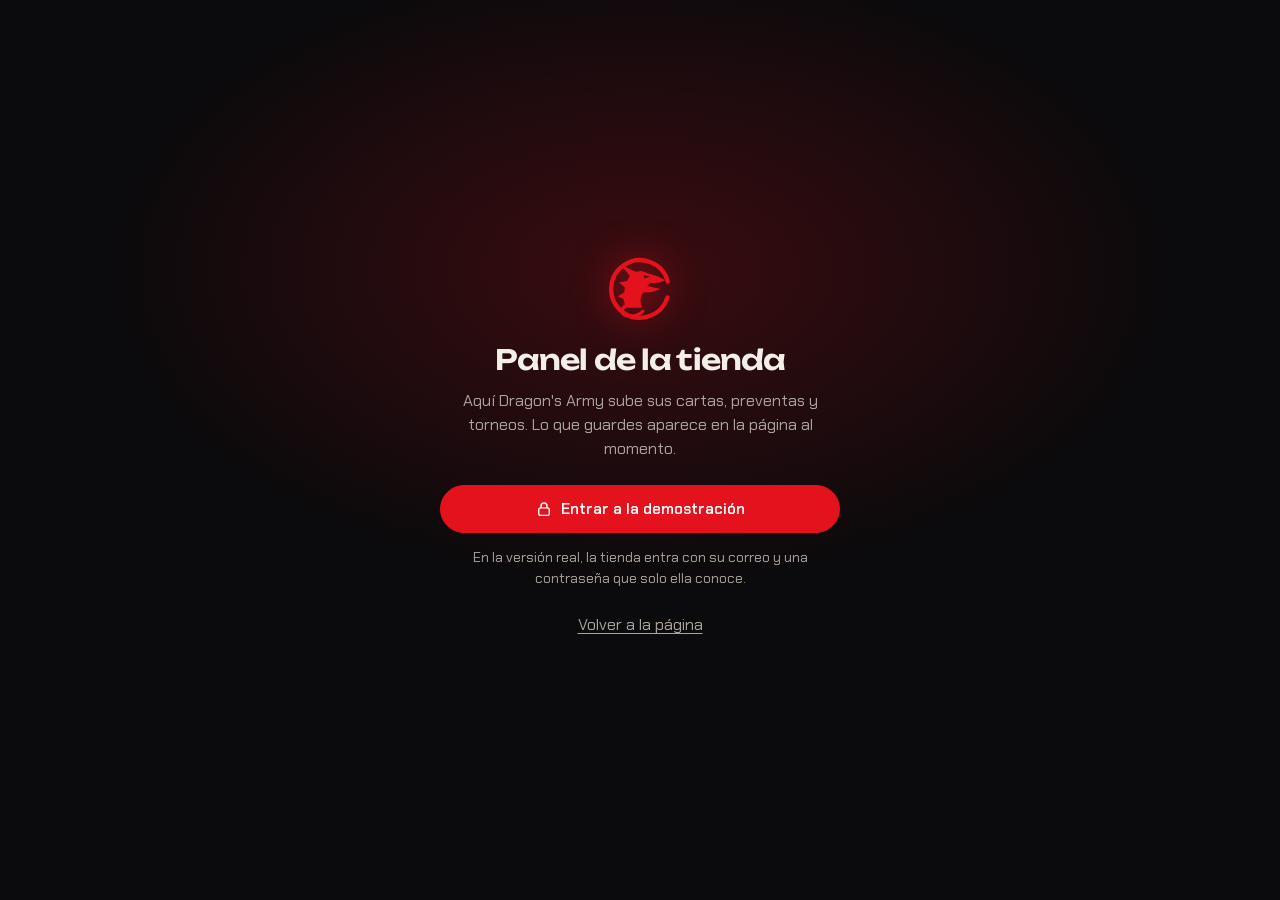
<file: admin/index.html>
<!doctype html>
<html lang="es">
<head>
<meta charset="utf-8">
<meta name="viewport" content="width=device-width, initial-scale=1, viewport-fit=cover">
<title>Panel · Dragon's Army</title>
<meta name="robots" content="noindex, nofollow">
<meta name="theme-color" content="#0b0a0c">
<link rel="preconnect" href="https://fonts.googleapis.com">
<link rel="preconnect" href="https://fonts.gstatic.com" crossorigin>
<link rel="stylesheet" href="https://fonts.googleapis.com/css2?family=Unbounded:wght@500..700&family=Chakra+Petch:wght@400;500;600&display=swap">
<link rel="stylesheet" href="admin.css">
<link rel="icon" href="data:image/svg+xml,%3Csvg xmlns='http://www.w3.org/2000/svg' viewBox='0 0 32 32'%3E%3Crect width='32' height='32' rx='8' fill='%230b0a0c'/%3E%3Ccircle cx='16' cy='16' r='10' fill='none' stroke='%23e3121d' stroke-width='3'/%3E%3C/svg%3E">
</head>
<body>

<svg width="0" height="0" style="position:absolute" aria-hidden="true" focusable="false">
  <defs>
    <symbol id="dragon" viewBox="0 0 100 100">
      <path d="M88.2 61.7A40 40 0 1 1 88.6 39.6" fill="none" stroke="currentColor" stroke-width="6" stroke-linecap="round"/>
      <path fill="currentColor" fill-rule="evenodd" d="M30 76L27 64L19 60L28 55L29 48L21 41L32 39L36 32L23 16L44 26L52 25L61 28L76 33L85 38L78 41L64 42L60 46L79 50L67 54L55 55C50 60 50 68 53 76ZM55 31L64 32.5L56 35.5Z"/>
      <path d="M29 74c-6 4-6 11 3 13 9 2 18-1 22-6" fill="none" stroke="currentColor" stroke-width="4.5" stroke-linecap="round"/>
    </symbol>
    <symbol id="i-plus" viewBox="0 0 24 24"><path d="M12 5v14M5 12h14" fill="none" stroke="currentColor" stroke-width="2.2" stroke-linecap="round"/></symbol>
    <symbol id="i-cards" viewBox="0 0 24 24"><g fill="none" stroke="currentColor" stroke-width="1.8" stroke-linejoin="round"><rect x="4" y="5" width="9" height="13" rx="1.5" transform="rotate(-8 8.5 11.5)"/><rect x="11" y="5" width="9" height="13" rx="1.5" transform="rotate(8 15.5 11.5)"/></g></symbol>
    <symbol id="i-cal" viewBox="0 0 24 24"><g fill="none" stroke="currentColor" stroke-width="1.8" stroke-linecap="round"><rect x="3.5" y="5" width="17" height="15" rx="3"/><path d="M3.5 10h17M8 3v4M16 3v4"/></g></symbol>
    <symbol id="i-gear" viewBox="0 0 24 24"><g fill="none" stroke="currentColor" stroke-width="1.8"><circle cx="12" cy="12" r="3"/><path d="M19.4 15a1.7 1.7 0 0 0 .3 1.8l.1.1a2 2 0 1 1-2.8 2.8l-.1-.1a1.7 1.7 0 0 0-1.8-.3 1.7 1.7 0 0 0-1 1.5V21a2 2 0 1 1-4 0v-.1a1.7 1.7 0 0 0-1.1-1.5 1.7 1.7 0 0 0-1.8.3l-.1.1a2 2 0 1 1-2.8-2.8l.1-.1a1.7 1.7 0 0 0 .3-1.8 1.7 1.7 0 0 0-1.5-1H3a2 2 0 1 1 0-4h.1a1.7 1.7 0 0 0 1.5-1.1 1.7 1.7 0 0 0-.3-1.8l-.1-.1a2 2 0 1 1 2.8-2.8l.1.1a1.7 1.7 0 0 0 1.8.3H9a1.7 1.7 0 0 0 1-1.5V3a2 2 0 1 1 4 0v.1a1.7 1.7 0 0 0 1 1.5 1.7 1.7 0 0 0 1.8-.3l.1-.1a2 2 0 1 1 2.8 2.8l-.1.1a1.7 1.7 0 0 0-.3 1.8V9a1.7 1.7 0 0 0 1.5 1H21a2 2 0 1 1 0 4h-.1a1.7 1.7 0 0 0-1.5 1Z"/></g></symbol>
    <symbol id="i-cam" viewBox="0 0 24 24"><g fill="none" stroke="currentColor" stroke-width="1.8" stroke-linejoin="round"><path d="M4 8h3l1.6-2.4h6.8L17 8h3a1 1 0 0 1 1 1v9a1 1 0 0 1-1 1H4a1 1 0 0 1-1-1V9a1 1 0 0 1 1-1Z"/><circle cx="12" cy="13" r="3.6"/></g></symbol>
    <symbol id="i-edit" viewBox="0 0 24 24"><path d="M4 20h4L19 9l-4-4L4 16v4ZM13.5 6.5l4 4" fill="none" stroke="currentColor" stroke-width="1.8" stroke-linejoin="round"/></symbol>
    <symbol id="i-copy" viewBox="0 0 24 24"><g fill="none" stroke="currentColor" stroke-width="1.8" stroke-linejoin="round"><rect x="8" y="8" width="12" height="12" rx="2"/><path d="M16 8V5a1 1 0 0 0-1-1H5a1 1 0 0 0-1 1v10a1 1 0 0 0 1 1h3"/></g></symbol>
    <symbol id="i-ext" viewBox="0 0 24 24"><path d="M14 4h6v6M20 4l-9 9M18 14v5a1 1 0 0 1-1 1H5a1 1 0 0 1-1-1V7a1 1 0 0 1 1-1h5" fill="none" stroke="currentColor" stroke-width="1.8" stroke-linecap="round" stroke-linejoin="round"/></symbol>
    <symbol id="i-x" viewBox="0 0 24 24"><path d="M6 6l12 12M18 6 6 18" fill="none" stroke="currentColor" stroke-width="2" stroke-linecap="round"/></symbol>
    <symbol id="i-search" viewBox="0 0 24 24"><g fill="none" stroke="currentColor" stroke-width="1.8" stroke-linecap="round"><circle cx="11" cy="11" r="6.5"/><path d="m16 16 4 4"/></g></symbol>
    <symbol id="i-lock" viewBox="0 0 24 24"><g fill="none" stroke="currentColor" stroke-width="1.8"><rect x="5" y="10.5" width="14" height="10" rx="2.5"/><path d="M8 10.5V8a4 4 0 0 1 8 0v2.5"/></g></symbol>
  </defs>
</svg>

<!-- Acceso -->
<main class="login" data-login hidden>
  <div class="login__box">
    <svg class="login__mark" viewBox="0 0 100 100" aria-hidden="true"><use href="#dragon"/></svg>
    <h1>Panel de la tienda</h1>
    <p>Aquí Dragon's Army sube sus cartas, preventas y torneos. Lo que guardes aparece en la página al momento.</p>
    <button class="btn btn--red btn--block" type="button" data-enter><svg aria-hidden="true"><use href="#i-lock"/></svg>Entrar a la demostración</button>
    <p class="login__note">En la versión real, la tienda entra con su correo y una contraseña que solo ella conoce.</p>
    <a class="link" href="../index.html">Volver a la página</a>
  </div>
</main>

<!-- Panel -->
<div class="app" data-app hidden>
  <header class="top">
    <a class="top__brand" href="../index.html"aria-label="Ver la página de Dragon's Army">
      <svg viewBox="0 0 100 100" aria-hidden="true"><use href="#dragon"/></svg>
      <span>Dragon's Army<small>Panel</small></span>
    </a>
    <a class="btn btn--ghost btn--sm" href="../index.html#singles" target="_blank" rel="noopener" data-view-site><svg aria-hidden="true"><use href="#i-ext"/></svg><span>Ver página</span></a>
  </header>

  <nav class="tabs" aria-label="Secciones del panel">
    <button type="button" class="tab" aria-current="page" data-tab="vitrina"><svg aria-hidden="true"><use href="#i-cards"/></svg><span>Vitrina</span></button>
    <button type="button" class="tab" data-tab="torneos"><svg aria-hidden="true"><use href="#i-cal"/></svg><span>Torneos</span></button>
    <button type="button" class="tab" data-tab="ajustes"><svg aria-hidden="true"><use href="#i-gear"/></svg><span>Ajustes</span></button>
  </nav>

  <!-- Vitrina -->
  <section class="view" data-view="vitrina" aria-labelledby="v-title">
    <div class="view__head">
      <div>
        <h1 id="v-title">Vitrina</h1>
        <p class="muted" data-v-count></p>
      </div>
      <button class="btn btn--red" type="button" data-new-card><svg aria-hidden="true"><use href="#i-plus"/></svg>Nueva carta</button>
    </div>
    <div class="toolbar">
      <label class="search">
        <svg aria-hidden="true"><use href="#i-search"/></svg>
        <span class="sr-only">Buscar en la vitrina</span>
        <input type="search" placeholder="Buscar por nombre" data-search autocomplete="off">
      </label>
      <div class="chips" role="group" aria-label="Filtrar" data-v-filter>
        <button type="button" class="chip is-on" aria-pressed="true" data-f="all">Todo</button>
        <button type="button" class="chip" aria-pressed="false" data-f="on">En vitrina</button>
        <button type="button" class="chip" aria-pressed="false" data-f="sold">Vendidas</button>
      </div>
    </div>
    <ul class="items" data-items></ul>
  </section>

  <!-- Torneos -->
  <section class="view" data-view="torneos" aria-labelledby="t-title" hidden>
    <div class="view__head">
      <div>
        <h1 id="t-title">Torneos</h1>
        <p class="muted">Se repiten cada semana. Toca un día para verlo.</p>
      </div>
      <button class="btn btn--red" type="button" data-new-event><svg aria-hidden="true"><use href="#i-plus"/></svg>Nuevo torneo</button>
    </div>
    <div class="days" role="tablist" aria-label="Día" data-days></div>
    <ul class="items" data-events></ul>
  </section>

  <!-- Ajustes -->
  <section class="view" data-view="ajustes" aria-labelledby="a-title" hidden>
    <div class="view__head"><div><h1 id="a-title">Ajustes</h1></div></div>
    <div class="panel">
      <h2>Datos de ejemplo</h2>
      <p class="muted">Regresa la vitrina y los torneos a como venían en la demostración. Se borra lo que hayas agregado en este dispositivo.</p>
      <button class="btn btn--ghost" type="button" data-reset>Restablecer demostración</button>
    </div>
    <div class="panel">
      <h2>Sesión</h2>
      <p class="muted">Cierra el panel en este dispositivo.</p>
      <button class="btn btn--ghost" type="button" data-logout>Cerrar sesión</button>
    </div>
    <div class="panel panel--info">
      <h2>Cómo funciona en la versión real</h2>
      <ul>
        <li>Solo la tienda entra, con su correo y contraseña.</li>
        <li>Los cambios se publican al instante para todos los visitantes.</li>
        <li>Las fotos se comprimen solas para que la página siga cargando rápido.</li>
        <li>Hay respaldo diario de todo.</li>
      </ul>
      <p class="muted">En esta demostración los cambios se guardan solo en este navegador.</p>
    </div>
  </section>
</div>

<!-- Formulario: carta -->
<dialog class="sheet" data-card-sheet aria-labelledby="cs-title">
  <form method="dialog" class="sheet__form" data-card-form novalidate>
    <header class="sheet__head">
      <h2 id="cs-title" data-cs-title>Nueva carta</h2>
      <button class="icon-btn" type="button" data-close aria-label="Cerrar"><svg aria-hidden="true"><use href="#i-x"/></svg></button>
    </header>
    <div class="sheet__body">
      <div class="field">
        <span class="label" id="photo-l">Foto <b aria-hidden="true">*</b></span>
        <label class="photo" data-photo>
          <input type="file" accept="image/*" capture="environment" data-file aria-labelledby="photo-l" aria-describedby="photo-h photo-e">
          <img alt="" data-preview hidden>
          <span class="photo__empty"><svg aria-hidden="true"><use href="#i-cam"/></svg><b>Tomar o elegir foto</b><small>Vertical, con buena luz</small></span>
          <span class="photo__busy" data-busy hidden>Preparando foto…</span>
        </label>
        <small class="help" id="photo-h">Se recorta y comprime sola.</small>
        <small class="err" id="photo-e" data-err="photo" role="alert"></small>
      </div>
      <div class="field">
        <label class="label" for="f-name">Nombre <b aria-hidden="true">*</b></label>
        <input id="f-name" name="name" type="text" required maxlength="70" autocomplete="off" placeholder="Ej. Umbreon VMAX · arte alternativo" aria-describedby="name-e">
        <small class="err" id="name-e" data-err="name" role="alert"></small>
      </div>
      <div class="row">
        <div class="field">
          <label class="label" for="f-cat">Juego</label>
          <select id="f-cat" name="cat" data-cat-select></select>
        </div>
        <div class="field">
          <label class="label" for="f-price">Precio (MXN) <b aria-hidden="true">*</b></label>
          <input id="f-price" name="price" type="number" inputmode="numeric" min="1" step="1" required placeholder="0" aria-describedby="price-e">
          <small class="err" id="price-e" data-err="price" role="alert"></small>
        </div>
      </div>
      <label class="check"><input type="checkbox" name="from"><span>Mostrar como "desde" (precio mínimo)</span></label>
      <div class="field">
        <label class="label" for="f-meta">Detalle</label>
        <input id="f-meta" name="meta" type="text" maxlength="60" autocomplete="off" placeholder="Ej. Pokémon · NM" aria-describedby="meta-h">
        <small class="help" id="meta-h">Estado, rareza o expansión.</small>
      </div>
      <div class="field">
        <label class="label" for="f-stock">Existencias</label>
        <input id="f-stock" name="stock" type="text" maxlength="24" autocomplete="off" placeholder="Ej. 1 pieza">
      </div>
      <div class="field" data-pre-field hidden>
        <label class="label" for="f-pre">Fecha de lanzamiento</label>
        <input id="f-pre" name="pre" type="datetime-local" aria-describedby="pre-h">
        <small class="help" id="pre-h">Se muestra una cuenta regresiva en la página.</small>
      </div>
    </div>
    <footer class="sheet__foot">
      <button class="btn btn--ghost btn--danger" type="button" data-delete hidden>Eliminar</button>
      <button class="btn btn--red" type="submit" data-save>Guardar y publicar</button>
    </footer>
  </form>
</dialog>

<!-- Formulario: torneo -->
<dialog class="sheet" data-event-sheet aria-labelledby="es-title">
  <form method="dialog" class="sheet__form" data-event-form novalidate>
    <header class="sheet__head">
      <h2 id="es-title" data-es-title>Nuevo torneo</h2>
      <button class="icon-btn" type="button" data-close aria-label="Cerrar"><svg aria-hidden="true"><use href="#i-x"/></svg></button>
    </header>
    <div class="sheet__body">
      <fieldset class="field">
        <legend class="label">Juego</legend>
        <div class="pick" data-game-pick></div>
      </fieldset>
      <div class="field">
        <label class="label" for="e-title">Nombre <b aria-hidden="true">*</b></label>
        <input id="e-title" name="title" type="text" required maxlength="60" autocomplete="off" placeholder="Ej. Torneo semanal Pokémon" aria-describedby="title-e">
        <small class="err" id="title-e" data-err="title" role="alert"></small>
      </div>
      <fieldset class="field">
        <legend class="label">Día</legend>
        <div class="pick pick--days" data-day-pick></div>
      </fieldset>
      <fieldset class="field">
        <legend class="label">Sucursal</legend>
        <div class="pick" data-branch-pick></div>
        <small class="err" data-err="branch" role="alert"></small>
      </fieldset>
      <div class="row">
        <div class="field">
          <label class="label" for="e-time">Hora <b aria-hidden="true">*</b></label>
          <input id="e-time" name="time" type="time" required step="900" aria-describedby="time-h time-e">
          <small class="help" id="time-h" data-time-help></small>
          <small class="err" id="time-e" data-err="time" role="alert"></small>
        </div>
        <div class="field">
          <label class="label" for="e-fee">Cuota</label>
          <input id="e-fee" name="fee" type="text" maxlength="16" autocomplete="off" placeholder="Ej. $100 o Gratis">
        </div>
      </div>
      <div class="field">
        <label class="label" for="e-format">Formato</label>
        <input id="e-format" name="format" type="text" maxlength="60" autocomplete="off" placeholder="Ej. Estándar · 3 rondas suizas">
      </div>
    </div>
    <footer class="sheet__foot">
      <button class="btn btn--ghost btn--danger" type="button" data-delete hidden>Eliminar</button>
      <button class="btn btn--red" type="submit">Guardar y publicar</button>
    </footer>
  </form>
</dialog>

<div class="toast" role="status" aria-live="polite" data-toast><span data-toast-msg></span><button type="button" data-toast-act hidden></button></div>

<script src="../assets/js/data.js" defer></script>
<script src="admin.js" defer></script>
</body>
</html>
</file>
<file: assets/css/lqip.css>
/* Placeholders borrosos (LQIP) - generado */
.lq-comunidad{--lq:url("[data-uri]")}
.lq-duelo{--lq:url("[data-uri]")}
.lq-magic{--lq:url("[data-uri]")}
.lq-mazos{--lq:url("[data-uri]")}
.lq-mesa{--lq:url("[data-uri]")}
.lq-tienda{--lq:url("[data-uri]")}
.lq-s-charizard{--lq:url("[data-uri]")}
.lq-s-giratina{--lq:url("[data-uri]")}
.lq-s-magician{--lq:url("[data-uri]")}
.lq-s-mano{--lq:url("[data-uri]")}
.lq-s-mtg{--lq:url("[data-uri]")}
.lq-s-pikachu{--lq:url("[data-uri]")}
.lq-s-slabs{--lq:url("[data-uri]")}
.lq-s-vaporeon{--lq:url("[data-uri]")}
</file>
<file: assets/css/styles.css>
/* =========================================================
   Dragon's Army TCG Store — demo
   Tinta + rojo dragón + foil holográfico
   ========================================================= */
:root {
  --ink: #0b0a0c;
  --ink-2: #131116;
  --ink-3: #1d1a21;
  --line: rgba(243, 238, 230, .1);
  --line-2: rgba(243, 238, 230, .18);
  --bone: #f3eee6;
  --bone-2: #e6dfd3;
  --mute: #aaa39b;
  --red: #e3121d;
  --red-hi: #ff2d38;
  --ember: #ff5a2c;
  --gold: #d9b46a;
  --paper-ink: #151217;
  --paper-mute: #5d554d;

  --c-pokemon: #f2c230;
  --c-yugioh: #b98cff;
  --c-onepiece: #ff6f4d;
  --c-magic: #6fb7ff;
  --c-lorcana: #5fd4c4;
  --c-learn: #9be37a;

  --f-d: "Unbounded", "Arial Black", system-ui, sans-serif;
  --f-b: "Chakra Petch", system-ui, -apple-system, "Segoe UI", sans-serif;

  --pad: clamp(20px, 5vw, 72px);
  --max: 1320px;
  --r: 18px;
  --ease: cubic-bezier(.22, 1, .36, 1);
  --ease-in: cubic-bezier(.55, 0, .7, .2);
  --t-fast: .2s;
  --t-med: .45s;
  --t-slow: .9s;
  --nav-h: 72px;
}

*, *::before, *::after { box-sizing: border-box; }
html { -webkit-text-size-adjust: 100%; scroll-padding-top: var(--nav-h); }
html.smooth { scroll-behavior: auto; }
body {
  margin: 0;
  background: var(--ink);
  color: var(--bone);
  font: 400 17px/1.6 var(--f-b);
  -webkit-font-smoothing: antialiased;
  text-rendering: optimizeLegibility;
  overflow-x: clip;
}
img, svg { display: block; max-width: 100%; }
a { color: inherit; text-decoration: none; }
button { font: inherit; color: inherit; background: none; border: 0; padding: 0; cursor: pointer; }
:focus-visible { outline: 2px solid var(--red-hi); outline-offset: 3px; border-radius: 6px; }
.sr-only { position: absolute; width: 1px; height: 1px; overflow: hidden; clip: rect(0 0 0 0); white-space: nowrap; }
.skip { position: fixed; left: 12px; top: -60px; z-index: 200; background: var(--bone); color: var(--ink); padding: 10px 16px; border-radius: 10px; font-weight: 600; transition: top var(--t-fast); }
.skip:focus { top: 12px; }
::selection { background: var(--red); color: #fff; }

/* ---------- Tipografía ---------- */
.eyebrow {
  display: inline-flex; align-items: center; gap: 10px;
  margin: 0 0 18px;
  font: 500 13px/1 var(--f-b); letter-spacing: .18em; text-transform: uppercase;
  color: var(--mute);
}
.dot { width: 8px; height: 8px; border-radius: 50%; background: var(--red); box-shadow: 0 0 0 4px rgba(227, 18, 29, .18); }
.dot--live { animation: pulse 1.8s var(--ease) infinite; }
@keyframes pulse { 50% { box-shadow: 0 0 0 8px rgba(227, 18, 29, 0); } }

.h2 {
  margin: 0;
  font: 600 clamp(32px, 4.6vw, 64px)/1.02 var(--f-d);
  letter-spacing: -.03em;
  text-wrap: balance;
}
.h2 em, .display em, .hero__title em { font-style: normal; color: var(--red); }
.display {
  margin: 0;
  font: 700 clamp(48px, 9vw, 150px)/.92 var(--f-d);
  letter-spacing: -.045em;
}
.lead { margin: 22px 0 0; max-width: 54ch; font-size: clamp(17px, 1.4vw, 19px); color: var(--mute); }
.note { margin: 26px 0 0; font-size: 14px; color: var(--mute); }
.note--tight { margin-top: 14px; }

/* ---------- Botones y chips ---------- */
.btn {
  --bg: transparent; --fg: var(--bone); --bd: var(--line-2);
  position: relative; isolation: isolate; overflow: hidden;
  display: inline-flex; align-items: center; justify-content: center; gap: 10px;
  min-height: 52px; padding: 0 26px;
  border-radius: 999px; border: 1px solid var(--bd);
  background: var(--bg); color: var(--fg);
  font: 600 15px/1 var(--f-b); letter-spacing: .02em;
  transition: transform var(--t-fast) var(--ease), border-color var(--t-fast), background-color var(--t-fast), color var(--t-fast);
  touch-action: manipulation;
}
.btn svg { width: 18px; height: 18px; flex: none; transition: transform var(--t-med) var(--ease); }
.btn:hover svg[aria-hidden] { transform: translateX(3px); }
.btn:active { transform: scale(.97); }
.btn--red { --bg: var(--red); --fg: #fff; --bd: var(--red); box-shadow: 0 10px 30px -10px rgba(227, 18, 29, .7); }
.btn--red:hover { --bg: var(--red-hi); --bd: var(--red-hi); }
.btn--ghost:hover { --bd: var(--bone); }
.btn--light { --bg: var(--bone); --fg: var(--ink); --bd: var(--bone); }
.btn--light:hover { --bg: #fff; }
.btn--sm { min-height: 44px; padding: 0 18px; font-size: 14px; }
.btn--dark { --bg: var(--paper-ink); --fg: var(--bone); --bd: var(--paper-ink); }
.btn--dark:hover { --bg: var(--red); --bd: var(--red); }

.chip {
  min-height: 44px; padding: 0 18px;
  border-radius: 999px; border: 1px solid var(--line-2);
  font: 500 14px/1 var(--f-b); letter-spacing: .03em;
  color: var(--bone);
  transition: background-color var(--t-fast), border-color var(--t-fast), color var(--t-fast), transform var(--t-fast) var(--ease);
  touch-action: manipulation;
}
.chip:hover { border-color: var(--bone); }
.chip:active { transform: scale(.96); }
.chip.is-on { background: var(--bone); color: var(--ink); border-color: var(--bone); }
.chip--dark { color: var(--paper-ink); border-color: rgba(21, 18, 23, .22); }
.chip--dark:hover { border-color: var(--paper-ink); }
.chip--dark.is-on { background: var(--paper-ink); color: var(--bone); border-color: var(--paper-ink); }
.filters { display: flex; flex-wrap: wrap; gap: 8px; }

/* ---------- Imágenes: placeholder borroso y aparición ---------- */
picture { display: block; position: relative; overflow: hidden; }
.lq-host { position: relative; overflow: hidden; background-color: var(--ink-2); }
.lq-host::before { content: ""; position: absolute; inset: -30px; background: var(--lq) center / cover no-repeat; filter: blur(18px) saturate(1.1); transform: scale(1.1); }
.lq-host > img { position: relative; }
.js img[data-fade] { opacity: 0; transition: opacity .7s var(--ease); }
.js img[data-fade].is-loaded { opacity: 1; }

/* ---------- Intro ---------- */
.intro { display: none; }
.is-intro .intro, .intro-out .intro {
  position: fixed; inset: 0; z-index: 300;
  display: grid; place-content: center; justify-items: center; gap: 18px;
  background: var(--ink);
  color: var(--red);
}
.is-intro body { overflow: hidden; }
.intro__mark { width: 96px; height: 96px; animation: mark-in 1s var(--ease) both; filter: drop-shadow(0 0 22px rgba(227, 18, 29, .55)); }
.intro__mark svg { width: 100%; height: 100%; }
@keyframes mark-in { from { opacity: 0; transform: scale(.6) rotate(-25deg); } }
.intro__word { margin: 0; display: flex; gap: .35em; font: 700 clamp(26px, 5vw, 44px)/1 var(--f-d); letter-spacing: -.03em; color: var(--bone); overflow: hidden; }
.intro__word span { display: inline-block; animation: up .9s var(--ease) both; }
.intro__word span + span { color: var(--red); animation-delay: .12s; }
@keyframes up { from { transform: translateY(110%); } }
.intro__hint { margin: 0; font-size: 12px; letter-spacing: .3em; text-transform: uppercase; color: var(--mute); animation: fade 1s .5s both; }
@keyframes fade { from { opacity: 0; } }
.intro-out .intro { animation: curtain .8s var(--ease-in) forwards; }
.intro-out .intro > * { transition: opacity .3s; opacity: 0; }
@keyframes curtain { to { transform: translateY(-100%); border-radius: 0 0 50% 50% / 0 0 20% 20%; } }

/* ---------- Navegación ---------- */
.nav {
  position: fixed; inset: 0 0 auto; z-index: 100;
  height: var(--nav-h);
  display: flex; align-items: center; gap: 28px;
  padding: 0 var(--pad);
  padding-top: env(safe-area-inset-top);
  transition: background-color var(--t-med), border-color var(--t-med), transform var(--t-med) var(--ease);
  border-bottom: 1px solid transparent;
}
.nav.is-scrolled { background: rgba(11, 10, 12, .78); -webkit-backdrop-filter: blur(14px) saturate(1.3); backdrop-filter: blur(14px) saturate(1.3); border-color: var(--line); }
.nav.is-hidden { transform: translateY(-100%); }
.brand { display: inline-flex; align-items: center; gap: 12px; min-height: 44px; }
.brand__mark { width: 38px; height: 38px; color: var(--red); transition: transform .6s var(--ease); }
.brand:hover .brand__mark { transform: rotate(-12deg) scale(1.05); }
.brand__name { display: flex; flex-direction: column; font: 700 15px/1 var(--f-d); letter-spacing: -.02em; }
.brand__name b { font-weight: 700; color: var(--red); letter-spacing: .14em; font-size: 10.5px; margin-top: 4px; text-transform: uppercase; }
.nav__links { display: flex; gap: 6px; margin-left: auto; }
.nav__links a { position: relative; padding: 12px 14px; font: 500 15px/1 var(--f-b); color: var(--mute); transition: color var(--t-fast); }
.nav__links a::after { content: ""; position: absolute; left: 14px; right: 14px; bottom: 6px; height: 2px; background: var(--red); transform: scaleX(0); transform-origin: right; transition: transform var(--t-med) var(--ease); }
.nav__links a:hover, .nav__links a.is-active { color: var(--bone); }
.nav__links a:hover::after, .nav__links a.is-active::after { transform: scaleX(1); transform-origin: left; }
.nav__cta svg { width: 18px; height: 18px; }
.burger { display: none; width: 48px; height: 48px; margin-left: auto; border-radius: 50%; border: 1px solid var(--line-2); place-items: center; }
.burger__lines { display: grid; gap: 6px; width: 18px; }
.burger__lines i { display: block; height: 2px; background: var(--bone); border-radius: 2px; transition: transform var(--t-med) var(--ease); }
.menu-open .burger__lines i:first-child { transform: translateY(4px) rotate(45deg); }
.menu-open .burger__lines i:last-child { transform: translateY(-4px) rotate(-45deg); }

.menu {
  position: fixed; inset: 0; z-index: 90;
  display: flex; flex-direction: column; justify-content: center; gap: 36px;
  padding: calc(var(--nav-h) + 24px) var(--pad) calc(32px + env(safe-area-inset-bottom));
  background: var(--ink);
  clip-path: circle(0 at calc(100% - 44px) 36px);
  transition: clip-path .7s var(--ease), visibility 0s .7s;
  visibility: hidden;
}
.menu[hidden] { display: flex; }
.menu-open .menu { clip-path: circle(150% at calc(100% - 44px) 36px); visibility: visible; transition: clip-path .8s var(--ease); }
.menu nav { display: grid; gap: 4px; }
.menu nav a { display: flex; align-items: baseline; gap: 16px; padding: 10px 0; font: 600 clamp(30px, 9vw, 48px)/1.05 var(--f-d); letter-spacing: -.03em; border-bottom: 1px solid var(--line); }
.menu nav small { font: 500 13px/1 var(--f-b); color: var(--red); letter-spacing: .1em; }
.menu .btn svg { width: 20px; height: 20px; }

/* ---------- Hero ---------- */
.hero {
  position: relative; isolation: isolate;
  min-height: 100svh;
  display: grid; grid-template-columns: minmax(0, 1.05fr) minmax(0, .95fr); align-items: center; gap: 32px;
  padding: calc(var(--nav-h) + 40px) var(--pad) 90px;
  max-width: none;
  overflow: hidden;
}
.hero__bg { position: absolute; inset: 0; z-index: -1; }
.hero__bg picture, .hero__bg img { width: 100%; height: 100%; object-fit: cover; }
.hero__bg picture { position: absolute; inset: 0; }
.hero__bg img { transform: scale(1.08); transition: opacity 1.2s var(--ease), transform 2.4s var(--ease); filter: saturate(.6) brightness(.32) blur(1.5px); }
.hero.is-in .hero__bg img { transform: scale(1); }
.hero__bg::after {
  content: ""; position: absolute; inset: 0;
  background:
    radial-gradient(60% 70% at 74% 52%, rgba(227, 18, 29, .32), transparent 70%),
    linear-gradient(90deg, rgba(11, 10, 12, .96) 0%, rgba(11, 10, 12, .78) 42%, rgba(11, 10, 12, .35) 100%),
    linear-gradient(0deg, var(--ink) 0%, transparent 30%);
}
.hero__embers { position: absolute; inset: 0; z-index: 1; pointer-events: none; overflow: hidden; }
.hero__embers i {
  position: absolute; bottom: -10px; left: var(--x);
  width: var(--s); height: var(--s); border-radius: 50%;
  background: radial-gradient(circle, #ffd2a8 0%, var(--ember) 45%, transparent 70%);
  opacity: 0;
  animation: ember var(--d) linear var(--dl) infinite;
}
@keyframes ember {
  0% { transform: translate3d(0, 0, 0); opacity: 0; }
  10% { opacity: .9; }
  100% { transform: translate3d(var(--dx), -105vh, 0); opacity: 0; }
}

.hero__copy { position: relative; z-index: 2; max-width: 640px; }
.hero__title {
  margin: 0;
  font: 700 clamp(46px, 7.4vw, 112px)/.95 var(--f-d);
  letter-spacing: -.05em;
}
.hero__lead { margin: 26px 0 0; max-width: 46ch; font-size: clamp(17px, 1.5vw, 20px); color: #cfc8c0; }
.hero__lead strong { color: var(--bone); font-weight: 600; }
.hero__ctas { display: flex; flex-wrap: wrap; gap: 12px; margin-top: 34px; }
.hero__facts { display: flex; gap: clamp(20px, 4vw, 48px); margin: 46px 0 0; padding: 22px 0 0; list-style: none; border-top: 1px solid var(--line); }
.hero__facts li { display: grid; gap: 6px; }
.hero__facts b { font: 600 clamp(22px, 2.4vw, 30px)/1 var(--f-d); letter-spacing: -.03em; font-variant-numeric: tabular-nums; }
.hero__facts span { font-size: 13px; color: var(--mute); letter-spacing: .06em; text-transform: uppercase; }
.hero__facts b.is-open { color: #7be38f; }

.hero > .hero__copy > *, .hero__stage { opacity: 0; transform: translateY(26px); transition: opacity .9s var(--ease), transform .9s var(--ease); }
.hero.is-in > .hero__copy > * { opacity: 1; transform: none; }
.hero.is-in > .hero__copy > :nth-child(2) { transition-delay: .05s; }
.hero.is-in > .hero__copy > :nth-child(3) { transition-delay: .35s; }
.hero.is-in > .hero__copy > :nth-child(4) { transition-delay: .45s; }
.hero.is-in > .hero__copy > :nth-child(5) { transition-delay: .55s; }
.hero.is-in .hero__stage { opacity: 1; transform: none; transition-delay: .2s; transition-duration: 1.2s; }
.no-js .hero > .hero__copy > *, .no-js .hero__stage { opacity: 1; transform: none; }

.hero__scroll { position: absolute; left: 50%; bottom: 22px; width: 44px; height: 44px; margin-left: -22px; display: grid; place-items: center; }
.hero__scroll span { width: 22px; height: 36px; border: 1.5px solid var(--line-2); border-radius: 12px; position: relative; }
.hero__scroll span::after { content: ""; position: absolute; left: 50%; top: 7px; width: 3px; height: 7px; margin-left: -1.5px; border-radius: 2px; background: var(--red); animation: wheel 1.8s var(--ease) infinite; }
@keyframes wheel { 60% { transform: translateY(10px); opacity: 0; } 100% { opacity: 0; } }

/* ---------- Carta holográfica ---------- */
.hero__stage { position: relative; z-index: 2; display: grid; justify-items: center; gap: 18px; }
.holo {
  --rx: 0deg; --ry: 0deg; --mx: 50; --my: 50; --hyp: 0; --flip: 0deg;
  position: relative;
  width: clamp(250px, 27vw, 380px);
  aspect-ratio: 63 / 88;
  perspective: 1100px;
  container-type: inline-size;
  animation: deal 1.4s var(--ease) .35s both;
}
.is-intro .holo, .intro-out .holo { animation-play-state: paused; }
@keyframes deal { from { transform: translateY(60px) rotate(-14deg) scale(.86); opacity: 0; } }
.holo__card {
  position: absolute; inset: 0;
  display: block;
  border-radius: 4.6% / 3.3%;
  transform-style: preserve-3d;
  transform: rotateY(var(--flip)) rotateX(var(--rx)) rotateY(var(--ry));
  transition: transform .9s var(--ease);
  will-change: transform;
}
.holo.is-live .holo__card { transition: transform .12s linear; }
.holo.is-flipping .holo__card { transition: transform .9s var(--ease); }
.holo__face {
  position: absolute; inset: 0;
  display: flex; flex-direction: column;
  border-radius: inherit;
  overflow: hidden;
  -webkit-backface-visibility: hidden; backface-visibility: hidden;
  text-align: left;
}
.holo__front {
  padding: 5.5% 5.5% 4.5%;
  gap: 3.2%;
  background:
    linear-gradient(160deg, rgba(255, 255, 255, .06), transparent 40%),
    linear-gradient(180deg, #24161a 0%, #120d10 100%);
  border: clamp(7px, .9vw, 11px) solid transparent;
  background-clip: padding-box;
  box-shadow: inset 0 0 0 1px rgba(217, 180, 106, .35), 0 0 0 clamp(7px, .9vw, 11px) #1a1215;
  outline: 1.5px solid rgba(217, 180, 106, .55);
  outline-offset: calc(clamp(7px, .9vw, 11px) * -1 + 2px);
  font-size: 3.9cqi;
  color: var(--bone);
}
@container (max-width: 270px) {
  .hc__move span { display: none; }
  .hc__move { padding: .6em 0; }
  .holo__front { font-size: 4.6cqi; }
}
.hc__top { display: flex; justify-content: space-between; align-items: baseline; }
.hc__name { font: 700 1.45em/1 var(--f-d); letter-spacing: -.03em; }
.hc__lvl { font: 500 .85em/1 var(--f-b); letter-spacing: .12em; color: var(--gold); }
.hc__lvl b { font: 700 1.6em/1 var(--f-d); color: var(--bone); letter-spacing: -.02em; }
.hc__art {
  position: relative; flex: 0 0 auto; aspect-ratio: 16 / 11;
  display: grid; place-items: center;
  border-radius: 3px;
  background:
    radial-gradient(70% 80% at 50% 60%, #5c0d12 0%, #260709 55%, #0c0506 100%);
  box-shadow: inset 0 0 0 1.5px rgba(217, 180, 106, .6), inset 0 0 40px rgba(0, 0, 0, .7);
  overflow: hidden;
  color: var(--red);
}
.hc__art::after { content: ""; position: absolute; inset: 0; z-index: 2; pointer-events: none; mix-blend-mode: color-dodge; opacity: calc(.16 + var(--hyp) * .42); background: repeating-linear-gradient(115deg, hsl(355 90% 55%) 0%, hsl(40 95% 58%) 5%, hsl(150 80% 50%) 10%, hsl(195 90% 58%) 15%, hsl(270 80% 65%) 20%, hsl(355 90% 55%) 25%); background-size: 400% 400%; background-position: calc(var(--mx) * 1%) calc(var(--my) * 1%); filter: brightness(.6) contrast(1.4); }
.hc__art svg { width: 62%; height: auto; position: relative; z-index: 1; filter: drop-shadow(0 0 14px rgba(255, 45, 56, .55)); transform: translateZ(0); }
.hc__art-glow { position: absolute; inset: 0; background: conic-gradient(from 0deg at 50% 60%, transparent 0 20%, rgba(255, 90, 44, .25) 25%, transparent 30% 70%, rgba(255, 90, 44, .2) 75%, transparent 80%); animation: spin 14s linear infinite; }
@keyframes spin { to { transform: rotate(360deg); } }
.hc__sparks i { position: absolute; width: 3px; height: 3px; border-radius: 50%; background: #ffcf9e; box-shadow: 0 0 6px var(--ember); bottom: 10%; animation: spark 3.2s ease-in infinite; }
.hc__sparks i:nth-child(1) { left: 20%; animation-delay: 0s; }
.hc__sparks i:nth-child(2) { left: 38%; animation-delay: .8s; }
.hc__sparks i:nth-child(3) { left: 57%; animation-delay: 1.6s; }
.hc__sparks i:nth-child(4) { left: 72%; animation-delay: .4s; }
.hc__sparks i:nth-child(5) { left: 85%; animation-delay: 2.2s; }
@keyframes spark { 0% { transform: translateY(0); opacity: 0; } 20% { opacity: 1; } 100% { transform: translateY(-140px); opacity: 0; } }
.hc__type { padding: .55em .8em; border-radius: 3px; background: linear-gradient(90deg, rgba(217, 180, 106, .22), rgba(217, 180, 106, .06)); font: 500 .85em/1.2 var(--f-b); letter-spacing: .04em; color: #e9d8b2; }
.hc__move { display: grid; grid-template-columns: 1fr auto; column-gap: .8em; padding: .35em 0; border-bottom: 1px solid rgba(217, 180, 106, .18); }
.hc__move b { font: 700 1.05em/1.2 var(--f-d); letter-spacing: -.02em; }
.hc__move span { grid-column: 1; font-size: .92em; line-height: 1.35; color: #cbbfb3; }
.hc__move em { grid-row: 1 / span 2; grid-column: 2; align-self: center; font: 700 1.5em/1 var(--f-d); font-style: normal; color: var(--red-hi); }
.hc__foot { margin-top: auto; display: flex; justify-content: space-between; font: 500 .78em/1 var(--f-b); letter-spacing: .08em; color: var(--gold); }

.holo__foil {
  position: absolute; inset: 0; z-index: 3; pointer-events: none;
  mix-blend-mode: color-dodge;
  opacity: calc(.05 + var(--hyp) * .26);
  background-image:
    repeating-linear-gradient(115deg,
      hsl(355 90% 62%) 0%, hsl(40 95% 62%) 5%, hsl(150 80% 55%) 10%,
      hsl(195 90% 62%) 15%, hsl(270 80% 70%) 20%, hsl(355 90% 62%) 25%),
    repeating-linear-gradient(-35deg, rgba(255, 255, 255, .09) 0 1px, transparent 1px 4px),
    radial-gradient(circle at 30% 20%, rgba(255, 255, 255, .5) 0 1px, transparent 1.5px),
    radial-gradient(circle at 70% 65%, rgba(255, 255, 255, .45) 0 1px, transparent 1.5px);
  background-size: 400% 400%, 100% 100%, 22px 22px, 31px 31px;
  background-position: calc(var(--mx) * 1%) calc(var(--my) * 1%), 0 0, 0 0, 0 0;
  filter: brightness(.75) contrast(1.35) saturate(1.3);
  transition: opacity .4s;
}
.holo__glare {
  position: absolute; inset: 0; z-index: 4; pointer-events: none;
  mix-blend-mode: overlay;
  background: radial-gradient(farthest-corner circle at calc(var(--mx) * 1%) calc(var(--my) * 1%), rgba(255, 255, 255, .7) 0%, rgba(255, 255, 255, .15) 22%, rgba(0, 0, 0, .35) 90%);
  opacity: calc(.35 + var(--hyp) * .5);
}
.holo__back {
  transform: rotateY(180deg);
  display: grid; place-items: center; align-content: center; gap: 8%;
  background:
    repeating-conic-gradient(from 0deg at 50% 50%, rgba(227, 18, 29, .1) 0 10deg, transparent 10deg 20deg),
    radial-gradient(circle at 50% 50%, #3a0a0e 0%, #140709 70%);
  border: clamp(7px, .9vw, 11px) solid #1a1215;
  outline: 1.5px solid rgba(217, 180, 106, .55);
  outline-offset: -4px;
  color: var(--red);
}
.holo__back svg { width: 54%; filter: drop-shadow(0 0 22px rgba(227, 18, 29, .7)); }
.hb__ring { position: absolute; inset: 12%; border-radius: 50%; border: 1px dashed rgba(217, 180, 106, .35); animation: spin 40s linear infinite; }
.hb__txt { font: 600 clamp(10px, 1vw, 14px)/1 var(--f-d); letter-spacing: .2em; text-transform: uppercase; color: var(--gold); }
.holo__shadow { position: absolute; left: 8%; right: 8%; bottom: -9%; height: 10%; border-radius: 50%; background: radial-gradient(closest-side, rgba(227, 18, 29, .55), transparent); filter: blur(12px); transform: translateX(calc(var(--ry) * -1.2)) scaleX(calc(1 - var(--hyp) * .15)); z-index: -1; }
.holo__hint { margin: 10px 0 0; font-size: 13px; color: var(--mute); letter-spacing: .04em; }
.hint-touch { display: none; }
@media (hover: none) { .hint-desk { display: none; } .hint-touch { display: inline; } }
.chip--gyro { min-height: 40px; font-size: 13px; }

/* Pausa de animaciones fuera de pantalla */
.is-off .hero__embers i, .is-off .hc__art-glow, .is-off .hc__sparks i, .is-off .hb__ring, .is-off .ticker__track, .is-off .hero__scroll span::after { animation-play-state: paused; }
.hero__embers, .ticker { contain: paint; }

/* ---------- Ticker ---------- */
.ticker { position: relative; padding: 22px 0; border-block: 1px solid var(--line); overflow: hidden; background: var(--ink); }
.ticker__track { display: flex; width: max-content; animation: tick 40s linear infinite; }
.ticker:hover .ticker__track { animation-play-state: paused; }
.ticker ul { display: flex; margin: 0; padding: 0; list-style: none; }
.ticker li { display: flex; align-items: center; gap: 40px; padding-right: 40px; white-space: nowrap; font: 600 clamp(18px, 2.2vw, 28px)/1 var(--f-d); letter-spacing: -.02em; color: var(--bone); }
.ticker li::after { content: ""; width: 10px; height: 10px; transform: rotate(45deg); background: var(--red); }
.ticker li:nth-child(even) { color: transparent; -webkit-text-stroke: 1px rgba(243, 238, 230, .55); }
@keyframes tick { to { transform: translateX(-50%); } }

/* ---------- Reveals ---------- */
.js .reveal { opacity: 0; transform: translateY(28px); transition: opacity var(--t-slow) var(--ease), transform var(--t-slow) var(--ease); transition-delay: var(--d, 0s); }
.js .reveal.is-in { opacity: 1; transform: none; }
.wm { display: inline-block; overflow: hidden; vertical-align: top; padding-bottom: .08em; margin-bottom: -.08em; }
.wm > span { display: inline-block; transform: translateY(108%); transition: transform 1s var(--ease); transition-delay: calc(var(--wi) * 55ms); }
.is-in .wm > span, .wm.is-in > span, [data-reveal].is-in .wm > span { transform: none; }

/* ---------- La tienda ---------- */
.store {
  display: grid; grid-template-columns: minmax(0, 1fr) minmax(0, 1fr); gap: clamp(32px, 6vw, 96px); align-items: center;
  max-width: var(--max); margin: 0 auto;
  padding: clamp(90px, 12vw, 170px) var(--pad);
}
.store__media { position: relative; border-radius: var(--r); overflow: hidden; aspect-ratio: 4 / 5; }
.store__media picture, .store__media img { width: 100%; height: 100%; object-fit: cover; }
.store__media img { filter: saturate(.85) brightness(.88); transform: translate3d(0, var(--py, 0px), 0) scale(1.14); }
.store__tag { position: absolute; left: 16px; bottom: 16px; padding: 10px 14px; border-radius: 999px; background: rgba(11, 10, 12, .72); -webkit-backdrop-filter: blur(8px); backdrop-filter: blur(8px); font-size: 13px; letter-spacing: .08em; text-transform: uppercase; }
.pillars { margin: 40px 0 0; padding: 0; list-style: none; display: grid; }
.pillars li { display: grid; grid-template-columns: 52px 1fr; gap: 12px; padding: 20px 0; border-top: 1px solid var(--line); }
.pillars li > span { font: 600 14px/1.6 var(--f-d); color: var(--red); }
.pillars b { font: 600 19px/1.3 var(--f-d); letter-spacing: -.02em; }
.pillars p { margin: 6px 0 0; color: var(--mute); }

/* ---------- Torneos ---------- */
.events {
  max-width: var(--max); margin: 0 auto;
  padding: clamp(60px, 8vw, 120px) var(--pad) clamp(90px, 11vw, 150px);
}
.events__head { display: flex; flex-wrap: wrap; justify-content: space-between; align-items: flex-end; gap: 28px; margin-bottom: 40px; }
.week { display: grid; grid-template-columns: repeat(7, minmax(0, 1fr)); gap: 8px; margin-bottom: 18px; }
.day {
  position: relative;
  display: grid; justify-items: center; gap: 6px;
  min-height: 84px; padding: 14px 6px;
  border-radius: 14px; border: 1px solid var(--line);
  background: var(--ink-2);
  transition: border-color var(--t-fast), background-color var(--t-fast), transform var(--t-fast) var(--ease);
}
.day:hover { border-color: var(--line-2); }
.day:active { transform: scale(.97); }
.day__d { font: 500 13px/1 var(--f-b); letter-spacing: .12em; text-transform: uppercase; color: var(--mute); }
.day__n { font: 600 24px/1 var(--f-d); letter-spacing: -.03em; font-variant-numeric: tabular-nums; }
.day__dots { display: flex; gap: 4px; height: 6px; }
.day__dots i { width: 6px; height: 6px; border-radius: 50%; background: var(--g); }
.day[aria-selected="true"] { background: var(--bone); color: var(--ink); border-color: var(--bone); }
.day[aria-selected="true"] .day__d { color: #4a433c; }
.day.is-today::before { content: "Hoy"; position: absolute; top: -9px; left: 50%; transform: translateX(-50%); padding: 3px 8px; border-radius: 999px; background: var(--red); color: #fff; font: 600 10px/1 var(--f-b); letter-spacing: .1em; text-transform: uppercase; }
.ev-list { display: grid; gap: 10px; min-height: 120px; }
.ev {
  --g: var(--red);
  position: relative;
  display: grid; grid-template-columns: 120px minmax(0, 1fr) auto; align-items: center; gap: 24px;
  padding: 22px 24px 22px 28px;
  border-radius: var(--r);
  background: linear-gradient(90deg, color-mix(in srgb, var(--g) 10%, var(--ink-2)), var(--ink-2) 55%);
  border: 1px solid var(--line);
  overflow: hidden;
  animation: ev-in .6s var(--ease) both;
  animation-delay: calc(var(--i) * 60ms);
}
.ev::before { content: ""; position: absolute; left: 0; top: 0; bottom: 0; width: 4px; background: var(--g); }
@keyframes ev-in { from { opacity: 0; transform: translateY(14px); } }
.ev__time { font: 600 28px/1 var(--f-d); letter-spacing: -.03em; font-variant-numeric: tabular-nums; }
.ev__time small { display: block; margin-top: 6px; font: 500 12px/1 var(--f-b); letter-spacing: .12em; color: var(--mute); text-transform: uppercase; }
.ev__game { display: inline-flex; align-items: center; gap: 8px; font: 600 12px/1 var(--f-b); letter-spacing: .14em; text-transform: uppercase; color: var(--g); }
.ev__game::before { content: ""; width: 8px; height: 8px; border-radius: 50%; background: var(--g); }
.ev h3 { margin: 8px 0 6px; font: 600 clamp(19px, 2vw, 24px)/1.15 var(--f-d); letter-spacing: -.02em; }
.ev__meta { display: flex; flex-wrap: wrap; gap: 6px 18px; margin: 0; padding: 0; list-style: none; font-size: 15px; color: var(--mute); }
.ev__meta li { display: inline-flex; align-items: center; gap: 6px; }
.ev__meta svg { width: 16px; height: 16px; }
.ev__empty { padding: 40px 24px; border-radius: var(--r); border: 1px dashed var(--line-2); text-align: center; color: var(--mute); }
.ev__empty b { display: block; margin-bottom: 6px; color: var(--bone); font: 600 18px/1.3 var(--f-d); }

/* ---------- Singles (sección papel) ---------- */
.singles {
  position: relative;
  background: var(--bone);
  color: var(--paper-ink);
  padding: clamp(90px, 11vw, 150px) var(--pad);
  border-radius: clamp(24px, 4vw, 48px) clamp(24px, 4vw, 48px) 0 0;
}
.singles > * { max-width: var(--max); margin-inline: auto; }
.singles .eyebrow, .singles .lead, .note--dark { color: var(--paper-mute); }
.singles__head { display: flex; flex-wrap: wrap; justify-content: space-between; align-items: flex-end; gap: 28px; margin-bottom: 44px; }
.sg-grid { display: grid; grid-template-columns: repeat(4, minmax(0, 1fr)); gap: clamp(14px, 2vw, 26px); margin: 0 auto; padding: 0; list-style: none; }
.sg { display: flex; flex-direction: column; animation: ev-in .6s var(--ease) both; animation-delay: calc(var(--i) * 50ms); }
.sg[hidden] { display: none; }
.sg__card {
  --rx: 0deg; --ry: 0deg; --mx: 50; --my: 50; --o: 0;
  position: relative; display: block; aspect-ratio: 3 / 4;
  border-radius: 14px; overflow: hidden;
  background: #d8d0c3;
  transform: perspective(800px) rotateX(var(--rx)) rotateY(var(--ry));
  transition: transform .5s var(--ease), box-shadow .5s var(--ease);
  box-shadow: 0 10px 24px -14px rgba(21, 18, 23, .45);
}
.sg__card.is-live { transition: transform .1s linear, box-shadow .5s var(--ease); }
.sg__card:hover { box-shadow: 0 26px 40px -18px rgba(21, 18, 23, .55); }
.sg__card img { width: 100%; height: 100%; object-fit: cover; transition: transform .8s var(--ease), opacity .7s var(--ease); }
.sg__card:hover img { transform: scale(1.05); }
.sg__card::after {
  content: ""; position: absolute; inset: 0; pointer-events: none;
  background: linear-gradient(115deg, transparent 30%, rgba(255, 255, 255, .45) 45%, rgba(255, 220, 160, .25) 50%, transparent 62%);
  background-size: 250% 250%;
  background-position: calc(var(--mx) * 1%) calc(var(--my) * 1%);
  mix-blend-mode: soft-light;
  opacity: var(--o);
  transition: opacity .4s;
}
.sg__badge { position: absolute; top: 12px; left: 12px; z-index: 1; padding: 7px 10px; border-radius: 999px; background: rgba(21, 18, 23, .82); color: var(--bone); font: 600 11px/1 var(--f-b); letter-spacing: .1em; text-transform: uppercase; }
.sg__badge--pre { background: var(--red); color: #fff; }
.sg__stock { position: absolute; top: 12px; right: 12px; z-index: 1; padding: 7px 10px; border-radius: 999px; background: rgba(243, 238, 230, .92); color: var(--paper-ink); font: 600 11px/1 var(--f-b); letter-spacing: .06em; }
.sg__info { display: grid; grid-template-columns: minmax(0, 1fr) auto; gap: 4px 12px; padding: 14px 2px 0; }
.sg__info h3 { margin: 0; font: 600 16px/1.25 var(--f-d); letter-spacing: -.02em; }
.sg__info p { grid-column: 1; margin: 0; font-size: 14px; color: var(--paper-mute); }
.sg__price { grid-row: 1; grid-column: 2; font: 600 17px/1.25 var(--f-d); letter-spacing: -.02em; font-variant-numeric: tabular-nums; white-space: nowrap; }
.sg__cd { grid-column: 1 / -1; display: flex; gap: 6px; margin-top: 6px; font: 600 13px/1 var(--f-b); font-variant-numeric: tabular-nums; }
.sg__cd span { padding: 6px 8px; border-radius: 8px; background: var(--paper-ink); color: var(--bone); }
.sg__info { margin-bottom: 14px; }
.sg__btn { margin-top: auto; width: 100%; }
.sg__btn svg { width: 18px; height: 18px; }

/* ---------- Comunidad: ventana que se expande ---------- */
.crew { --p: 0; position: relative; height: 230vh; background: var(--bone); }
.crew__pin { position: sticky; top: 0; height: 100vh; height: 100svh; display: grid; place-items: center; overflow: hidden; background: var(--ink); }
.crew__window {
  position: absolute; inset: 0;
  clip-path: inset(calc((1 - var(--p)) * 26%) calc((1 - var(--p)) * 32%) round calc((1 - var(--p)) * 28px + 0px));
  will-change: clip-path;
}
.crew__window picture, .crew__window img { width: 100%; height: 100%; object-fit: cover; }
.crew__window img { transform: scale(calc(1.35 - var(--p) * .35)); }
.crew__shade { position: absolute; inset: 0; background: linear-gradient(0deg, rgba(11, 10, 12, .9), rgba(11, 10, 12, .2) 60%), rgba(11, 10, 12, calc(.15 + var(--p) * .3)); }
.crew__title { position: relative; z-index: 1; text-align: center; padding: 0 var(--pad); transform: translateY(calc((1 - var(--p)) * 18vh)) scale(calc(.82 + var(--p) * .18)); opacity: calc(.25 + var(--p) * .75); }
.crew__title .eyebrow { color: var(--bone); }

/* ---------- Hub ---------- */
.hub { max-width: var(--max); margin: 0 auto; padding: clamp(80px, 10vw, 140px) var(--pad); }
.hub__intro { display: grid; grid-template-columns: minmax(0, 1.1fr) minmax(0, .9fr); gap: 40px; align-items: end; margin-bottom: 48px; }
.hub__intro .lead { margin: 0; }
.hub__grid { display: grid; grid-template-columns: repeat(4, minmax(0, 1fr)); grid-auto-rows: minmax(150px, auto); gap: 12px; }
.tile {
  --tc: var(--red);
  position: relative; overflow: hidden; isolation: isolate;
  display: flex; flex-direction: column; justify-content: flex-end; gap: 6px;
  padding: 24px;
  border-radius: var(--r);
  background: var(--ink-2);
  border: 1px solid var(--line);
  transition: transform var(--t-med) var(--ease), border-color var(--t-med);
}
.tile::before { content: ""; position: absolute; inset: 0; z-index: -1; background: radial-gradient(120% 90% at 100% 0%, color-mix(in srgb, var(--tc) 28%, transparent), transparent 60%); opacity: .35; transition: opacity var(--t-med); }
.tile:hover { transform: translateY(-4px); border-color: color-mix(in srgb, var(--tc) 60%, transparent); }
.tile:hover::before { opacity: 1; }
.tile__ic { width: 30px; height: 30px; margin-bottom: auto; padding-bottom: 18px; box-sizing: content-box; color: var(--tc); }
.tile__k { font: 500 13px/1 var(--f-b); letter-spacing: .14em; text-transform: uppercase; color: var(--mute); }
.tile b { font: 600 18px/1.25 var(--f-d); letter-spacing: -.02em; }
.tile__go { display: inline-flex; align-items: center; gap: 8px; margin-top: 12px; font-weight: 600; color: var(--tc); }
.tile__go svg { width: 18px; height: 18px; transition: transform var(--t-med) var(--ease); }
.tile:hover .tile__go svg { transform: translateX(4px); }
.tile--big { grid-column: span 2; grid-row: span 2; padding: 32px; }
.tile--big b { font-size: clamp(24px, 2.6vw, 36px); max-width: 16ch; }
.tile--big .tile__ic { width: 44px; height: 44px; }
.tile--wa { --tc: #3ddc84; background: linear-gradient(160deg, #0f2318, var(--ink-2) 60%); }
.tile--dc { --tc: #8c9eff; grid-column: span 2; }
.hub__grid > :nth-child(5), .hub__grid > :nth-child(6) { grid-column: span 2; }
.hub__row { display: grid; grid-template-columns: minmax(0, 1fr) minmax(0, 1fr); gap: 12px; margin-top: 12px; }
.ladder { padding: clamp(24px, 3vw, 36px); border-radius: var(--r); background: var(--ink-2); border: 1px solid var(--line); }
.ladder h3, .learn h3 { margin: 0; font: 600 clamp(22px, 2.4vw, 30px)/1.1 var(--f-d); letter-spacing: -.03em; }
.ladder .eyebrow { margin-bottom: 10px; }
.seg { display: inline-flex; gap: 4px; margin: 20px 0 14px; padding: 4px; border-radius: 999px; background: var(--ink); border: 1px solid var(--line); }
.seg button { min-height: 40px; padding: 0 16px; border-radius: 999px; font-size: 14px; font-weight: 500; color: var(--mute); transition: background-color var(--t-fast), color var(--t-fast); }
.seg button[aria-selected="true"] { background: var(--bone); color: var(--ink); }
.ladder__list { margin: 0; padding: 0; list-style: none; counter-reset: l; }
.ladder__list li { counter-increment: l; display: grid; grid-template-columns: 34px minmax(0, 1fr) auto; align-items: center; gap: 12px; padding: 12px 0; border-top: 1px solid var(--line); animation: ev-in .5s var(--ease) both; animation-delay: calc(var(--i) * 50ms); }
.ladder__list li::before { content: counter(l, decimal-leading-zero); font: 600 14px/1 var(--f-d); color: var(--mute); }
.ladder__list li:first-child::before { color: var(--gold); }
.ladder__list b { font-weight: 600; }
.ladder__list small { display: block; color: var(--mute); font-size: 13px; }
.ladder__pts { font: 600 16px/1 var(--f-d); font-variant-numeric: tabular-nums; }
.ladder__bar { grid-column: 2 / -1; height: 3px; border-radius: 3px; background: var(--line); overflow: hidden; }
.ladder__bar span { display: block; height: 100%; width: var(--w); background: linear-gradient(90deg, var(--red), var(--ember)); transform-origin: left; animation: bar 1s var(--ease) both; animation-delay: calc(var(--i) * 60ms + .2s); }
@keyframes bar { from { transform: scaleX(0); } }
.learn { position: relative; overflow: hidden; border-radius: var(--r); min-height: 420px; display: flex; align-items: flex-end; background: var(--ink-3); }
.learn img { position: absolute; inset: 0; width: 100%; height: 100%; object-fit: cover; filter: brightness(.55) saturate(.85); }
.learn::after { content: ""; position: absolute; inset: 0; background: linear-gradient(0deg, rgba(11, 10, 12, .95) 10%, transparent 70%); }
.learn__body { position: relative; z-index: 1; padding: clamp(24px, 3vw, 36px); }
.learn__body .tile__ic { display: block; padding: 0; margin-bottom: 14px; --tc: var(--c-learn); }
.learn p { margin: 10px 0 18px; max-width: 42ch; color: #d2cbc3; }
.learn .btn svg { width: 16px; height: 16px; }

/* ---------- Visítanos ---------- */
.visit { max-width: var(--max); margin: 0 auto; padding: clamp(40px, 6vw, 80px) var(--pad) clamp(80px, 10vw, 130px); }
.branches { display: grid; grid-template-columns: repeat(2, minmax(0, 1fr)); gap: 12px; margin-top: 40px; }
.branch { padding: clamp(24px, 3vw, 40px); border-radius: var(--r); border: 1px solid var(--line); background: var(--ink-2); display: flex; flex-direction: column; gap: 14px; }
.branch header { display: flex; justify-content: space-between; align-items: center; }
.branch__n { font: 600 14px/1 var(--f-d); color: var(--red); }
.branch h3 { margin: 0; font: 600 clamp(24px, 2.8vw, 36px)/1.05 var(--f-d); letter-spacing: -.03em; }
.branch__addr { margin: 0; color: var(--mute); max-width: 40ch; }
.hours { margin: 6px 0 0; display: grid; }
.hours div { display: flex; justify-content: space-between; gap: 16px; padding: 12px 0; border-top: 1px solid var(--line); }
.hours dt { color: var(--mute); }
.hours dd { margin: 0; font-weight: 600; font-variant-numeric: tabular-nums; }
.hours .closed dd { color: var(--ember); }
.status { display: inline-flex; align-items: center; gap: 8px; padding: 8px 12px; border-radius: 999px; border: 1px solid var(--line-2); font: 600 12px/1 var(--f-b); letter-spacing: .06em; text-transform: uppercase; color: var(--mute); }
.status::before { content: ""; width: 7px; height: 7px; border-radius: 50%; background: currentColor; }
.status.is-open { color: #7be38f; border-color: rgba(123, 227, 143, .35); }
.status.is-closed { color: #ff8a73; border-color: rgba(255, 138, 115, .35); }
.link { display: inline-flex; align-items: center; gap: 8px; margin-top: auto; padding-top: 8px; min-height: 44px; font-weight: 600; color: var(--bone); }
.link svg { width: 20px; height: 20px; color: var(--red); }
.link:hover { color: var(--red-hi); }

/* ---------- Final ---------- */
.final { position: relative; overflow: hidden; display: grid; justify-items: center; gap: 36px; padding: clamp(90px, 13vw, 200px) var(--pad); border-top: 1px solid var(--line); text-align: center; }
.final__mark { position: absolute; width: min(90vw, 720px); top: 50%; left: 50%; transform: translate(-50%, -50%) rotate(var(--rot, 0deg)); color: var(--red); opacity: .07; pointer-events: none; }
.display--center { position: relative; }
.final__ctas { position: relative; display: flex; flex-wrap: wrap; justify-content: center; gap: 12px; }

/* ---------- Footer ---------- */
.foot { display: grid; grid-template-columns: auto 1fr; gap: 24px 40px; align-items: center; padding: 40px var(--pad) calc(40px + env(safe-area-inset-bottom)); border-top: 1px solid var(--line); }
.foot__brand { display: flex; align-items: center; gap: 14px; }
.foot__brand svg { width: 42px; height: 42px; color: var(--red); }
.foot__brand p { margin: 0; font: 600 15px/1.35 var(--f-d); }
.foot__brand span { font: 400 14px/1.4 var(--f-b); color: var(--mute); }
.foot__social { display: flex; gap: 8px; justify-self: end; margin: 0; padding: 0; list-style: none; }
.foot__social a { display: grid; place-items: center; width: 46px; height: 46px; border-radius: 50%; border: 1px solid var(--line-2); transition: border-color var(--t-fast), color var(--t-fast), transform var(--t-fast) var(--ease); }
.foot__social a:hover { border-color: var(--red); color: var(--red-hi); transform: translateY(-2px); }
.foot__social svg { width: 20px; height: 20px; }
.foot__admin { color: var(--bone); text-decoration: underline; text-underline-offset: 3px; display: inline-block; padding: 8px 0; }
.foot__legal {grid-column: 1 / -1; margin: 0; font-size: 13px; color: var(--mute); }

/* ---------- FAB, cursor y aviso ---------- */
.fab { position: fixed; right: 16px; bottom: calc(16px + env(safe-area-inset-bottom)); z-index: 80; display: none; place-items: center; width: 58px; height: 58px; border-radius: 50%; background: #1fae5a; color: #fff; box-shadow: 0 14px 30px -10px rgba(0, 0, 0, .7); transition: transform var(--t-med) var(--ease); }
.fab svg { width: 28px; height: 28px; }
.fab.is-hidden { transform: scale(0); }

.cursor { position: fixed; left: 0; top: 0; z-index: 150; pointer-events: none; display: none; }
.cursor::before { content: ""; position: absolute; left: -5px; top: -5px; width: 10px; height: 10px; border-radius: 50%; background: var(--red); transition: transform .35s var(--ease), opacity .3s; }
.cursor span { position: absolute; left: 0; top: 0; transform: translate(-50%, -50%) scale(.3); padding: 12px 16px; border-radius: 999px; background: var(--bone); color: var(--ink); font: 600 13px/1 var(--f-b); letter-spacing: .06em; text-transform: uppercase; white-space: nowrap; opacity: 0; transition: transform .35s var(--ease), opacity .25s; }
.cursor.has-label::before { transform: scale(0); }
.cursor.has-label span { opacity: 1; transform: translate(-50%, -50%) scale(1); }
@media (hover: hover) and (pointer: fine) { .js .cursor { display: block; } }

.toast { position: fixed; left: 50%; bottom: calc(24px + env(safe-area-inset-bottom)); z-index: 160; max-width: calc(100vw - 32px); padding: 14px 20px; border-radius: 14px; background: var(--bone); color: var(--ink); font-weight: 500; box-shadow: 0 20px 40px -14px rgba(0, 0, 0, .7); transform: translate(-50%, calc(100% + 60px)); visibility: hidden; transition: transform .5s var(--ease), visibility 0s .5s; }
.toast.is-on { transform: translate(-50%, 0); visibility: visible; transition: transform .5s var(--ease); }

/* ---------- Responsive ---------- */
@media (max-width: 1080px) {
  .sg-grid { grid-template-columns: repeat(3, minmax(0, 1fr)); }
  .hub__grid { grid-template-columns: repeat(2, minmax(0, 1fr)); }
  .tile--dc { grid-column: span 2; }
  .hub__grid > :nth-child(5), .hub__grid > :nth-child(6) { grid-column: span 1; }
  .tile--big { grid-row: span 1; min-height: 240px; }
}
@media (max-width: 900px) {
  :root { --nav-h: 64px; }
  .nav__links, .nav__cta { display: none; }
  .burger { display: grid; }
  .hero { grid-template-columns: 1fr; gap: 34px; padding-top: calc(var(--nav-h) + 36px); padding-bottom: 100px; text-align: left; }
  .hero__bg::after { background: radial-gradient(80% 50% at 50% 78%, rgba(227, 18, 29, .3), transparent 70%), linear-gradient(180deg, rgba(11, 10, 12, .92) 0%, rgba(11, 10, 12, .7) 50%, var(--ink) 100%); }
  .hero__stage { order: -1; gap: 10px; }
  .holo { width: min(56vw, 250px); }
  .holo__hint { margin-top: 14px; }
  .store, .hub__intro, .hub__row, .branches { grid-template-columns: 1fr; }
  .store__media { aspect-ratio: 4 / 4.4; }
  .fab { display: grid; }
}
@media (max-width: 760px) {
  body { font-size: 16px; }
  .hero__scroll { display: none; }
  .hero__facts { gap: 22px; }
  .events__head .filters, .singles__head .filters { margin-inline: calc(var(--pad) * -1); padding-inline: var(--pad); flex-wrap: nowrap; overflow-x: auto; scrollbar-width: none; }
  .filters::-webkit-scrollbar { display: none; }
  .chip { flex: none; }
  .week { gap: 5px; }
  .day { min-height: 74px; padding: 12px 2px; border-radius: 12px; }
  .day__d { font-size: 11px; letter-spacing: .06em; }
  .day__n { font-size: 19px; }
  .ev { grid-template-columns: 1fr; gap: 12px; padding: 20px 18px 20px 22px; }
  .ev__time { font-size: 24px; display: flex; align-items: baseline; gap: 10px; }
  .ev__time small { display: inline; margin: 0; }
  .ev .btn { width: 100%; }
  .sg-grid { grid-template-columns: repeat(2, minmax(0, 1fr)); gap: 18px 12px; }
  .sg__info { grid-template-columns: 1fr; }
  .sg__stock { top: auto; bottom: 10px; right: auto; left: 10px; }
  .sg__badge { top: 10px; left: 10px; }
  .sg__price { grid-row: auto; grid-column: 1; }
  .sg__info h3 { font-size: 15px; }
  .sg__btn { min-height: 44px; padding: 0 10px; font-size: 13px; gap: 6px; }
  .crew { height: 180vh; }
  .crew__window { clip-path: inset(calc((1 - var(--p)) * 22%) calc((1 - var(--p)) * 14%) round calc((1 - var(--p)) * 22px)); }
  .hub__grid { grid-auto-rows: minmax(132px, auto); }
  .tile { padding: 18px; }
  .tile__ic { width: 26px; height: 26px; }
  .tile b { font-size: 16px; }
  .tile--big { grid-row: span 1; min-height: 220px; padding: 22px; }
  .seg { display: flex; width: 100%; }
  .seg button { flex: 1; padding: 0 8px; }
  .foot { grid-template-columns: 1fr; }
  .foot__social { justify-self: start; }
  .foot { padding-bottom: calc(96px + env(safe-area-inset-bottom)); }
}
@media (max-width: 380px) {
  .hero__title { font-size: 42px; }
  .hero__facts { gap: 16px; }
  .hero__facts span { font-size: 11px; }
}

/* ---------- Movimiento reducido ---------- */
@media (prefers-reduced-motion: reduce) {
  *, *::before, *::after { animation-duration: .01ms !important; animation-iteration-count: 1 !important; transition-duration: .01ms !important; transition-delay: 0s !important; }
  .hero__embers, .hc__sparks { display: none; }
  .ticker__track { animation: none; flex-wrap: wrap; width: auto; }
  .ticker ul + ul { display: none; }
  .crew { height: auto; --p: 1; }
  .crew__pin { position: relative; height: 80vh; }
  .wm > span { transform: none; }
  .js .reveal { opacity: 1; transform: none; }
}
</file>
<file: admin/admin.css>
/* Panel de Dragon's Army — pensado primero para el celular */
:root {
  --ink: #0b0a0c; --ink-2: #141217; --ink-3: #1d1a21;
  --line: rgba(243, 238, 230, .1); --line-2: rgba(243, 238, 230, .2);
  --bone: #f3eee6; --mute: #aaa39b;
  --red: #e3121d; --red-hi: #ff2d38; --ok: #7be38f; --warn: #ff8a73;
  --f-d: "Unbounded", system-ui, sans-serif;
  --f-b: "Chakra Petch", system-ui, -apple-system, "Segoe UI", sans-serif;
  --ease: cubic-bezier(.22, 1, .36, 1);
  --pad: 18px;
  --tabs-h: 68px;
}
*, *::before, *::after { box-sizing: border-box; }
html { -webkit-text-size-adjust: 100%; }
body { margin: 0; min-height: 100dvh; background: var(--ink); color: var(--bone); font: 400 16px/1.5 var(--f-b); -webkit-font-smoothing: antialiased; }
img, svg { display: block; max-width: 100%; }
a { color: inherit; }
button, input, select { font: inherit; color: inherit; }
button { background: none; border: 0; padding: 0; cursor: pointer; touch-action: manipulation; }
:focus-visible { outline: 2px solid var(--red-hi); outline-offset: 2px; border-radius: 8px; }
.sr-only { position: absolute; width: 1px; height: 1px; overflow: hidden; clip: rect(0 0 0 0); white-space: nowrap; }
.muted { margin: 4px 0 0; color: var(--mute); font-size: 15px; }
[hidden] { display: none !important; }

/* Botones */
.btn { display: inline-flex; align-items: center; justify-content: center; gap: 8px; min-height: 48px; padding: 0 20px; border-radius: 999px; border: 1px solid var(--line-2); font-weight: 600; font-size: 15px; text-decoration: none; white-space: nowrap; transition: transform .15s var(--ease), background-color .2s, border-color .2s, opacity .2s; }
.btn svg { width: 18px; height: 18px; flex: none; }
.btn:active { transform: scale(.97); }
.btn--red { background: var(--red); border-color: var(--red); color: #fff; }
.btn--red:hover { background: var(--red-hi); border-color: var(--red-hi); }
.btn--ghost:hover { border-color: var(--bone); }
.btn--danger { color: var(--warn); border-color: rgba(255, 138, 115, .35); }
.btn--danger:hover { border-color: var(--warn); }
.btn--sm { min-height: 44px; padding: 0 14px; font-size: 14px; }
.btn--block { width: 100%; }
.btn[disabled] { opacity: .45; pointer-events: none; }
.icon-btn { display: grid; place-items: center; width: 44px; height: 44px; border-radius: 50%; border: 1px solid var(--line); color: var(--bone); transition: border-color .2s, background-color .2s; }
.icon-btn:hover { border-color: var(--line-2); background: var(--ink-3); }
.icon-btn svg { width: 20px; height: 20px; }
.link { color: var(--mute); text-decoration: underline; text-underline-offset: 3px; display: inline-block; padding: 10px; }
.chip { min-height: 40px; padding: 0 14px; border-radius: 999px; border: 1px solid var(--line-2); font-size: 14px; font-weight: 500; white-space: nowrap; }
.chip.is-on { background: var(--bone); color: var(--ink); border-color: var(--bone); }

/* Acceso */
.login { min-height: 100dvh; display: grid; place-items: center; padding: 24px; background: radial-gradient(60% 50% at 50% 30%, rgba(227, 18, 29, .22), transparent 70%), var(--ink); }
.login__box { width: min(100%, 400px); text-align: center; display: grid; justify-items: center; gap: 14px; }
.login__mark { width: 72px; height: 72px; color: var(--red); filter: drop-shadow(0 0 18px rgba(227, 18, 29, .5)); }
.login h1 { margin: 6px 0 0; font: 600 28px/1.1 var(--f-d); letter-spacing: -.03em; }
.login p { margin: 0; color: var(--mute); }
.login .btn { margin-top: 10px; }
.login__note { font-size: 14px; }

/* Estructura */
.app { padding-bottom: calc(var(--tabs-h) + env(safe-area-inset-bottom) + 24px); }
.top { position: sticky; top: 0; z-index: 20; display: flex; align-items: center; justify-content: space-between; gap: 12px; padding: calc(10px + env(safe-area-inset-top)) var(--pad) 10px; background: rgba(11, 10, 12, .88); -webkit-backdrop-filter: blur(12px); backdrop-filter: blur(12px); border-bottom: 1px solid var(--line); }
.top__brand { display: flex; align-items: center; gap: 10px; text-decoration: none; min-height: 44px; }
.top__brand svg { width: 34px; height: 34px; color: var(--red); }
.top__brand span { display: grid; font: 700 14px/1.1 var(--f-d); letter-spacing: -.02em; }
.top__brand small { font: 600 11px/1.3 var(--f-b); letter-spacing: .14em; text-transform: uppercase; color: var(--red); }

.tabs { position: fixed; left: 0; right: 0; bottom: 0; z-index: 30; display: grid; grid-template-columns: repeat(3, 1fr); height: calc(var(--tabs-h) + env(safe-area-inset-bottom)); padding-bottom: env(safe-area-inset-bottom); background: rgba(20, 18, 23, .96); -webkit-backdrop-filter: blur(12px); backdrop-filter: blur(12px); border-top: 1px solid var(--line); }
.tab { display: grid; justify-items: center; align-content: center; gap: 4px; color: var(--mute); font-size: 12px; font-weight: 600; letter-spacing: .04em; transition: color .2s; }
.tab svg { width: 24px; height: 24px; }
.tab[aria-current="page"] { color: var(--bone); }
.tab[aria-current="page"] svg { color: var(--red); }

.view { max-width: 920px; margin: 0 auto; padding: 22px var(--pad) 0; animation: in .35s var(--ease) both; }
@keyframes in { from { opacity: 0; transform: translateY(8px); } }
.view__head { display: flex; justify-content: space-between; align-items: flex-end; gap: 14px; margin-bottom: 18px; }
.view h1 { margin: 0; font: 600 26px/1.1 var(--f-d); letter-spacing: -.03em; }

.toolbar { display: grid; gap: 10px; margin-bottom: 14px; }
.search { position: relative; display: block; }
.search svg { position: absolute; left: 14px; top: 50%; width: 18px; height: 18px; transform: translateY(-50%); color: var(--mute); pointer-events: none; }
.search input { width: 100%; min-height: 48px; padding: 0 16px 0 42px; border-radius: 14px; border: 1px solid var(--line); background: var(--ink-2); }
.chips { display: flex; gap: 8px; overflow-x: auto; scrollbar-width: none; }

/* Lista */
.items { margin: 0; padding: 0; list-style: none; display: grid; gap: 10px; }
.item { display: grid; grid-template-columns: 64px minmax(0, 1fr) auto; gap: 14px; align-items: center; padding: 12px; border-radius: 16px; background: var(--ink-2); border: 1px solid var(--line); animation: in .35s var(--ease) both; animation-delay: calc(var(--i, 0) * 30ms); }
.item.is-sold { opacity: .6; }
.item__img { width: 64px; height: 85px; border-radius: 8px; object-fit: cover; background: var(--ink-3); }
.item__main { min-width: 0; }
.item__name { margin: 0; font: 600 15px/1.25 var(--f-d); letter-spacing: -.02em; overflow-wrap: anywhere; }
.item__meta { margin: 4px 0 0; font-size: 14px; color: var(--mute); }
.item__price { font-weight: 600; color: var(--bone); font-variant-numeric: tabular-nums; }
.tag { display: inline-block; margin-top: 6px; padding: 3px 8px; border-radius: 999px; font-size: 12px; font-weight: 600; border: 1px solid var(--line-2); color: var(--mute); }
.tag--on { color: var(--ok); border-color: rgba(123, 227, 143, .35); }
.tag--pre { color: #fff; background: var(--red); border-color: var(--red); }
.item__acts { display: flex; flex-direction: column; gap: 8px; }
.toggle { display: inline-flex; align-items: center; gap: 8px; min-height: 44px; font-size: 13px; color: var(--mute); }
.toggle input { appearance: none; -webkit-appearance: none; width: 44px; height: 26px; border-radius: 999px; background: var(--ink-3); border: 1px solid var(--line-2); position: relative; cursor: pointer; transition: background-color .2s; flex: none; margin: 0; }
.toggle input::after { content: ""; position: absolute; top: 3px; left: 3px; width: 18px; height: 18px; border-radius: 50%; background: var(--mute); transition: transform .25s var(--ease), background-color .2s; }
.toggle input:checked { background: rgba(123, 227, 143, .25); border-color: rgba(123, 227, 143, .5); }
.toggle input:checked::after { transform: translateX(18px); background: var(--ok); }
.empty { padding: 36px 18px; border-radius: 16px; border: 1px dashed var(--line-2); text-align: center; color: var(--mute); }
.empty b { display: block; color: var(--bone); margin-bottom: 4px; }

/* Torneos */
.days { display: grid; grid-template-columns: repeat(7, minmax(0, 1fr)); gap: 6px; margin-bottom: 14px; }
.days button { display: grid; justify-items: center; gap: 2px; min-height: 60px; padding: 8px 2px; border-radius: 12px; border: 1px solid var(--line); background: var(--ink-2); font-size: 12px; font-weight: 600; letter-spacing: .04em; color: var(--mute); }
.days button b { font: 600 17px/1 var(--f-d); color: var(--bone); }
.days button[aria-selected="true"] { background: var(--bone); border-color: var(--bone); color: #4a433c; }
.days button[aria-selected="true"] b { color: var(--ink); }
.ev { grid-template-columns: 64px minmax(0, 1fr) auto; }
.ev__time { display: grid; place-items: center; width: 64px; height: 64px; border-radius: 12px; background: var(--ink-3); border-left: 3px solid var(--g, var(--red)); font: 600 15px/1.1 var(--f-d); text-align: center; }
.ev__time small { display: block; font: 600 11px/1 var(--f-b); color: var(--mute); letter-spacing: .08em; }
.ev .item__acts { flex-direction: row; }

/* Ajustes */
.panel { padding: 20px; border-radius: 16px; background: var(--ink-2); border: 1px solid var(--line); margin-bottom: 12px; }
.panel h2 { margin: 0; font: 600 18px/1.2 var(--f-d); letter-spacing: -.02em; }
.panel .muted { margin: 6px 0 14px; }
.panel--info ul { margin: 12px 0 0; padding-left: 20px; color: #d6cfc7; }
.panel--info li { margin: 4px 0; }

/* Hoja (formulario) */
.sheet { width: 100%; max-width: 560px; max-height: 92dvh; margin: auto auto 0; padding: 0; border: 0; border-radius: 22px 22px 0 0; background: var(--ink-2); color: var(--bone); overflow: hidden; }
.sheet::backdrop { background: rgba(0, 0, 0, .65); -webkit-backdrop-filter: blur(2px); backdrop-filter: blur(2px); }
.sheet[open] { animation: up .4s var(--ease); }
.sheet[open]::backdrop { animation: fade .3s; }
@keyframes up { from { transform: translateY(40px); opacity: 0; } }
@keyframes fade { from { opacity: 0; } }
.sheet__form { display: flex; flex-direction: column; max-height: 92dvh; }
.sheet__head { display: flex; justify-content: space-between; align-items: center; padding: 16px 18px; border-bottom: 1px solid var(--line); }
.sheet__head h2 { margin: 0; font: 600 20px/1.2 var(--f-d); letter-spacing: -.02em; }
.sheet__body { overflow-y: auto; padding: 18px; display: grid; gap: 16px; overscroll-behavior: contain; }
.sheet__foot { display: flex; gap: 10px; justify-content: flex-end; padding: 14px 18px calc(14px + env(safe-area-inset-bottom)); border-top: 1px solid var(--line); background: var(--ink-2); }
.sheet__foot .btn--red { flex: 1; }
@media (min-width: 700px) { .sheet { margin: auto; border-radius: 22px; } .sheet__foot .btn--red { flex: none; } }

.field { display: grid; gap: 6px; margin: 0; padding: 0; border: 0; min-width: 0; }
.label { font-size: 14px; font-weight: 600; color: #ddd5cc; padding: 0; }
.label b { color: var(--red-hi); }
.field input[type="text"], .field input[type="number"], .field input[type="time"], .field input[type="datetime-local"], .field select {
  width: 100%; min-height: 48px; padding: 0 14px; border-radius: 12px; border: 1px solid var(--line-2); background: var(--ink); color: var(--bone); color-scheme: dark;
}
.field input:focus, .field select:focus { border-color: var(--bone); outline: none; }
.field input[aria-invalid="true"] { border-color: var(--warn); }
.help { color: var(--mute); font-size: 13px; }
.err { color: var(--warn); font-size: 13px; font-weight: 500; }
.err:empty { display: none; }
.row { display: grid; grid-template-columns: 1fr 1fr; gap: 12px; }
.check { display: flex; align-items: center; gap: 10px; min-height: 44px; font-size: 15px; }
.check input { width: 20px; height: 20px; accent-color: var(--red); }

.photo { position: relative; display: grid; place-items: center; aspect-ratio: 3 / 4; width: min(100%, 220px); border-radius: 14px; border: 1.5px dashed var(--line-2); background: var(--ink); overflow: hidden; cursor: pointer; transition: border-color .2s; }
.photo:hover, .photo:focus-within { border-color: var(--bone); }
.photo input { position: absolute; inset: 0; opacity: 0; cursor: pointer; }
.photo img { position: absolute; inset: 0; width: 100%; height: 100%; object-fit: cover; pointer-events: none; }
.photo__empty { display: grid; justify-items: center; gap: 6px; padding: 16px; text-align: center; pointer-events: none; }
.photo__empty svg { width: 34px; height: 34px; color: var(--red); }
.photo__empty small { color: var(--mute); }
.photo.has-img .photo__empty { display: none; }
.photo.has-img::after { content: "Cambiar foto"; position: absolute; left: 50%; bottom: 10px; transform: translateX(-50%); padding: 6px 12px; border-radius: 999px; background: rgba(11, 10, 12, .8); font-size: 13px; font-weight: 600; pointer-events: none; }
.photo__busy { position: absolute; inset: 0; display: grid; place-items: center; background: rgba(11, 10, 12, .75); font-weight: 600; }

.pick { display: flex; flex-wrap: wrap; gap: 8px; }
.pick label { position: relative; }
.pick input { position: absolute; opacity: 0; inset: 0; margin: 0; cursor: pointer; }
.pick span { display: inline-flex; align-items: center; gap: 8px; min-height: 44px; padding: 0 14px; border-radius: 999px; border: 1px solid var(--line-2); font-size: 14px; font-weight: 500; transition: background-color .2s, border-color .2s, color .2s; }
.pick span i { width: 9px; height: 9px; border-radius: 50%; background: var(--g); }
.pick input:checked + span { background: var(--bone); color: var(--ink); border-color: var(--bone); }
.pick input:focus-visible + span { outline: 2px solid var(--red-hi); outline-offset: 2px; }
.pick input:disabled + span { opacity: .35; text-decoration: line-through; }
.pick--days { display: grid; grid-template-columns: repeat(7, minmax(0, 1fr)); gap: 6px; }
.pick--days span { justify-content: center; padding: 0; width: 100%; border-radius: 12px; }

/* Aviso */
.toast { position: fixed; left: 50%; bottom: calc(var(--tabs-h) + env(safe-area-inset-bottom) + 14px); z-index: 60; display: flex; align-items: center; justify-content: space-between; gap: 14px; width: max-content; max-width: calc(100vw - 28px); padding: 12px 12px 12px 18px; border-radius: 14px; background: var(--bone); color: var(--ink); font-weight: 500; box-shadow: 0 20px 40px -14px rgba(0, 0, 0, .8); transform: translate(-50%, 30px); opacity: 0; visibility: hidden; transition: transform .35s var(--ease), opacity .25s, visibility 0s .35s; }
.toast.is-on { transform: translate(-50%, 0); opacity: 1; visibility: visible; transition: transform .35s var(--ease), opacity .25s; }
.toast button, .toast a { min-height: 40px; padding: 0 14px; border-radius: 999px; background: var(--ink); color: var(--bone); font-weight: 600; font-size: 14px; text-decoration: none; display: inline-flex; align-items: center; }

@media (min-width: 900px) {
  :root { --pad: 32px; }
  .app { padding-bottom: 40px; }
  /* Barra de pestañas fija bajo el encabezado, con fondo sólido para que la lista no se vea detrás */
  .tabs { position: sticky; top: var(--top-h, 65px); bottom: auto; height: auto; display: flex; gap: 8px; padding: 12px max(var(--pad), calc((100% - 920px) / 2 + var(--pad))); background: rgba(11, 10, 12, .92); -webkit-backdrop-filter: blur(12px); backdrop-filter: blur(12px); border: 0; border-bottom: 1px solid var(--line); z-index: 15; }
  .tab { display: inline-flex; align-items: center; justify-content: center; gap: 8px; min-height: 44px; padding: 0 18px; border-radius: 999px; border: 1px solid var(--line-2); font-size: 14px; line-height: 1; background: transparent; transition: color .2s, border-color .2s, background-color .2s; }
  .tab:hover { color: var(--bone); border-color: var(--bone); }
  .tab svg { width: 18px; height: 18px; }
  .tab[aria-current="page"] { background: var(--bone); color: var(--ink); border-color: var(--bone); }
  .tab[aria-current="page"] svg { color: var(--red); }
  .toolbar { grid-template-columns: 1fr auto; align-items: center; }
  .items:not([data-events]) { grid-template-columns: 1fr 1fr; }
  .toast { bottom: 24px; }
}
@media (max-width: 520px) {
  .view__head .btn { padding: 0 16px; }
  .top .btn span { display: none; }
  .top .btn { width: 44px; padding: 0; }
  .item { grid-template-columns: 56px minmax(0, 1fr); }
  .item__img { width: 56px; height: 75px; }
  .item__acts { grid-column: 1 / -1; flex-direction: row; justify-content: space-between; align-items: center; padding-top: 8px; border-top: 1px solid var(--line); }
  .ev { grid-template-columns: 58px minmax(0, 1fr); }
  .ev__time { width: 58px; height: 58px; }
}
@media (prefers-reduced-motion: reduce) {
  *, *::before, *::after { animation-duration: .01ms !important; transition-duration: .01ms !important; }
}
</file>
